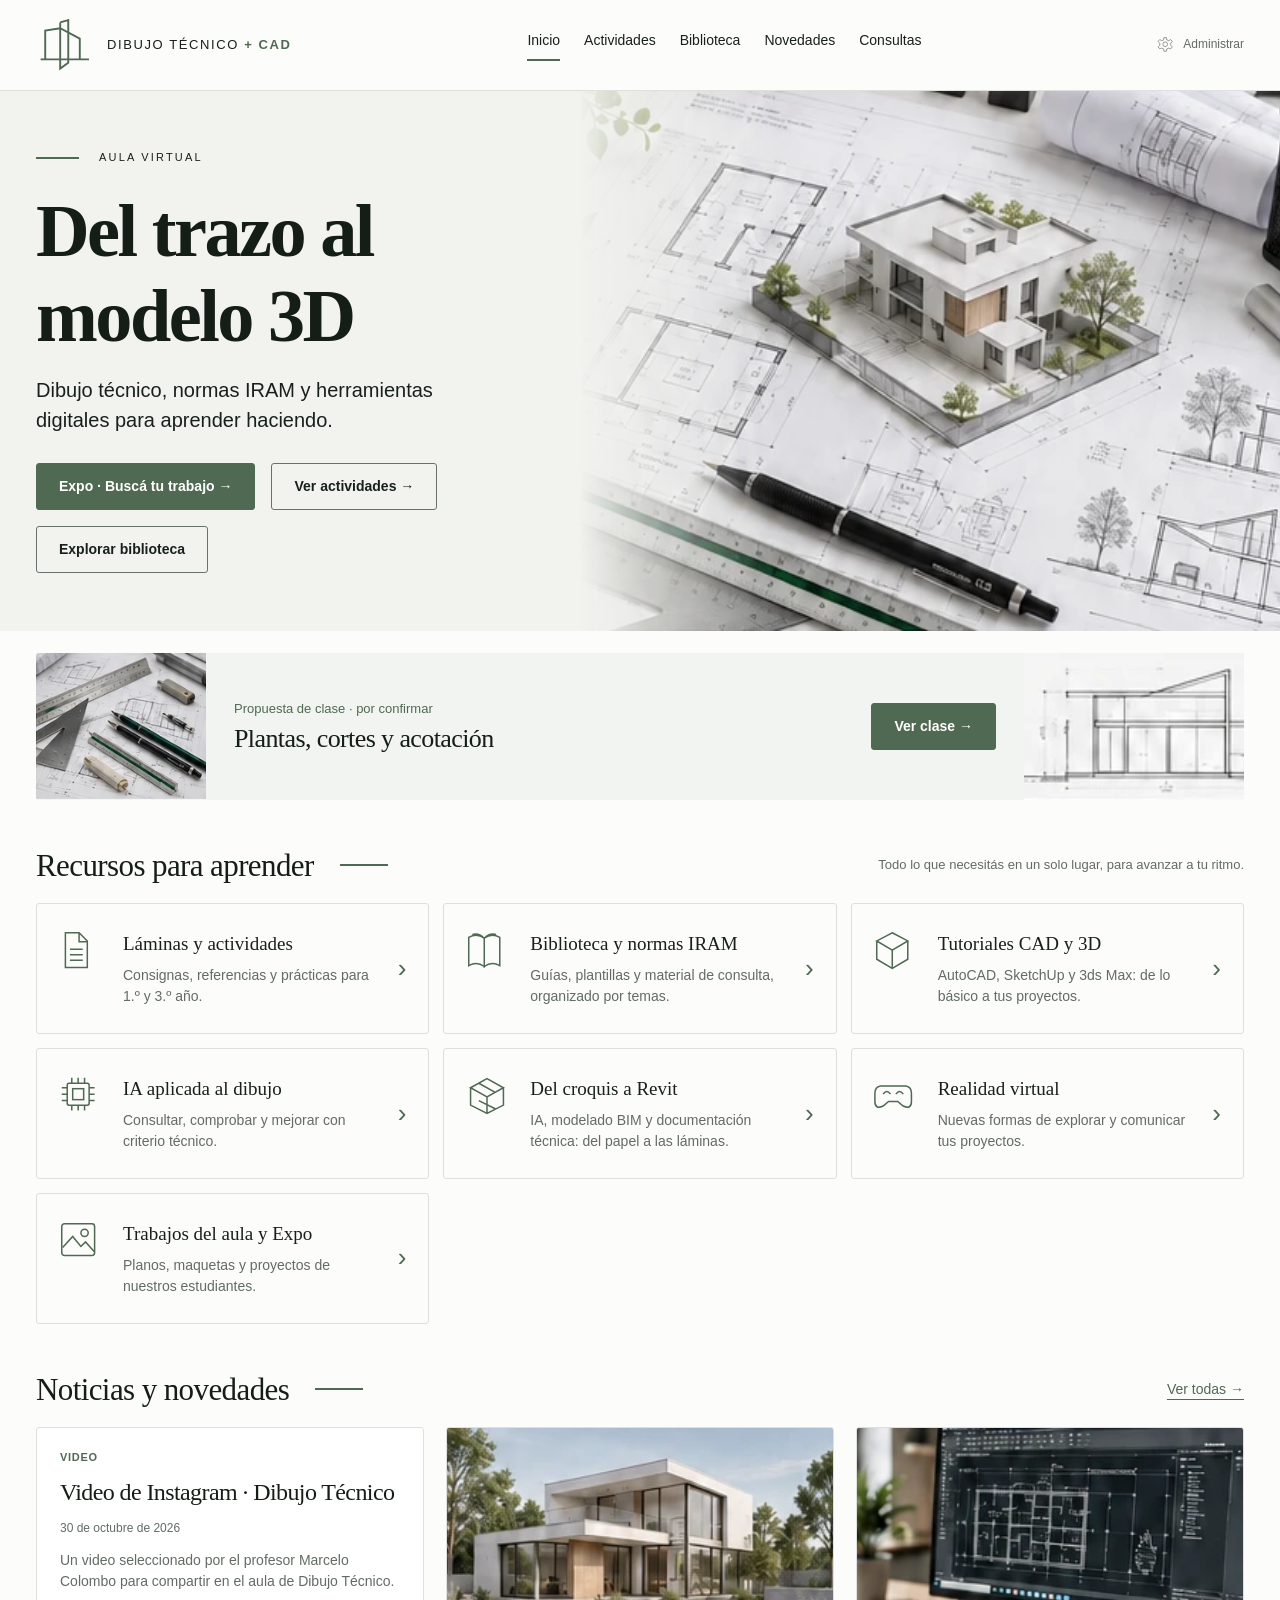
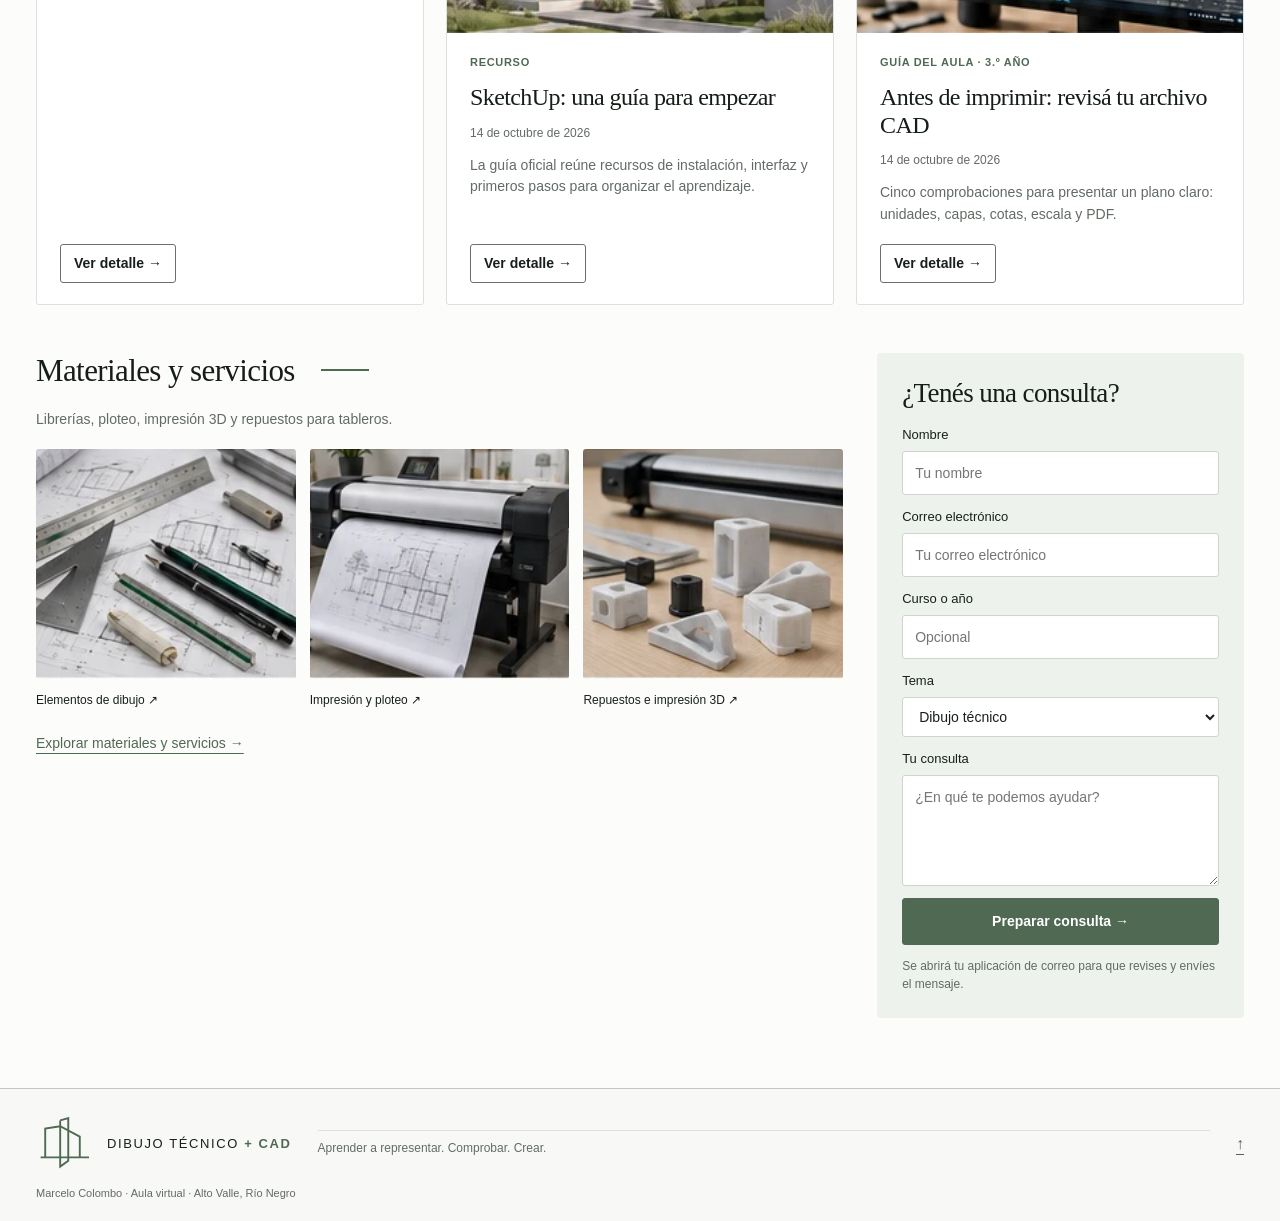
<file: index.html>
<!doctype html><html lang="es-AR"><head><meta charset="utf-8"><meta name="viewport" content="width=device-width,initial-scale=1"><meta name="description" content="Aula virtual de Dibujo Técnico y CAD: actividades, normas IRAM, biblioteca, modelado 3D y recursos para aprender."><meta name="theme-color" content="#506952"><title>Inicio · Dibujo Técnico + CAD</title><link rel="icon" href="assets/icon.svg" type="image/svg+xml"><link rel="stylesheet" href="styles.css"></head><body id="top" data-page="home"><a class="skip" href="#contenido">Saltar al contenido</a><header><div class="wrap head"><a class="brand" href="index.html"><svg viewBox="0 0 46 46" aria-hidden="true"><path d="M4 35h42M8 35V10l13-2 17 9v18M21 3v40l7-5V1l-7 2M21 8v27"/></svg><span>DIBUJO TÉCNICO <b>+ CAD</b></span></a><button class="menu" aria-expanded="false" aria-controls="nav">Menú ☰</button><nav id="nav" aria-label="Principal"><a href="index.html">Inicio</a><a href="actividades.html">Actividades</a><a href="biblioteca.html">Biblioteca</a><a href="noticias.html">Novedades</a><a href="consultas.html">Consultas</a></nav><a class="admin-link" href="administrar.html"><svg viewBox="0 0 46 46" aria-hidden="true"><circle cx="21" cy="21" r="6"/><path d="m18 4 6 0 1 6 5 2 5-3 4 5-4 5 0 5 4 4-4 5-5-2-5 2-1 6h-6l-1-6-5-2-5 2-4-5 4-4v-5l-4-5 4-5 5 3 5-2z"/></svg><span>Administrar</span></a></div></header><main id="contenido"><section class="hero"><div class="wrap hero-layout"><div class="hero-copy"><p class="eyebrow">Aula virtual</p><h1>Del trazo al<br>modelo 3D</h1><p>Dibujo técnico, normas IRAM y herramientas digitales para aprender haciendo.</p><div class="actions"><a class="button" href="galeria.html">Expo · Buscá tu trabajo →</a><a class="button secondary" href="actividades.html">Ver actividades →</a><a class="button secondary" href="biblioteca.html">Explorar biblioteca</a></div></div><img class="hero-image" src="assets/hero.webp" alt="Modelo de una vivienda sobre planos, junto a instrumentos de dibujo"></div></section><div class="wrap"><a class="class-strip" href="clase.html"><img src="assets/instrumentos.webp" alt=""/><div><span id="class-state">Propuesta de clase</span><h2 id="class-title">Plantas, cortes y acotación</h2></div><span class="button">Ver clase →</span><img class="class-plan" src="assets/clase.webp" alt=""/></a><section class="section"><div class="section-title"><h2>Recursos para aprender</h2><p>Todo lo que necesitás en un solo lugar, para avanzar a tu ritmo.</p></div><div class="resource-grid"><a class="resource" href="actividades.html"><svg viewBox="0 0 46 46" aria-hidden="true"><path d="M7 3h15l9 9v29H7zM22 3v10h9M12 21h14M12 27h14M12 33h14"/></svg><div><h3>Láminas y actividades</h3><p>Consignas, referencias y prácticas para 1.º y 3.º año.</p></div><span class="chevron">›</span></a><a class="resource" href="biblioteca.html"><svg viewBox="0 0 46 46" aria-hidden="true"><path d="M3 8q9-5 17 1v31q-8-6-17-1zM37 8q-9-5-17 1v31q8-6 17-1zM7 5q7-2 13 4M33 5q-7-2-13 4"/></svg><div><h3>Biblioteca y normas IRAM</h3><p>Guías, plantillas y material de consulta, organizado por temas.</p></div><span class="chevron">›</span></a><a class="resource" href="tutoriales.html"><svg viewBox="0 0 46 46" aria-hidden="true"><path d="m20 3 17 9-17 10L3 12zM3 12v20l17 10 17-10V12M20 22v20"/></svg><div><h3>Tutoriales CAD y 3D</h3><p>AutoCAD, SketchUp y 3ds Max: de lo básico a tus proyectos.</p></div><span class="chevron">›</span></a><a class="resource" href="ia.html"><svg viewBox="0 0 46 46" aria-hidden="true"><rect x="9" y="9" width="24" height="24" rx="2"/><rect x="15" y="15" width="12" height="12"/><path d="M14 3v6m7-6v6m7-6v6M14 33v6m7-6v6m7-6v6M3 14h6m-6 7h6m-6 7h6m24-14h6m-6 7h6m-6 7h6"/></svg><div><h3>IA aplicada al dibujo</h3><p>Consultar, comprobar y mejorar con criterio técnico.</p></div><span class="chevron">›</span></a><a class="resource" href="revit.html"><svg viewBox="0 0 46 46" aria-hidden="true"><path d="M5 14 23 4l18 10-18 10zM5 14v19l18 9 18-9V14M23 24v18M14 9l18 10M14 28l18 9"/></svg><div><h3>Del croquis a Revit</h3><p>IA, modelado BIM y documentación técnica: del papel a las láminas.</p></div><span class="chevron">›</span></a><a class="resource" href="realidad-virtual.html"><svg viewBox="0 0 46 46" aria-hidden="true"><path d="M7 12h28q6 1 6 8v9q0 9-9 5l-6-5H16l-6 5q-9 4-9-5v-9q0-7 6-8zM10 21q4-6 8 0m6 0q4-6 8 0"/></svg><div><h3>Realidad virtual</h3><p>Nuevas formas de explorar y comunicar tus proyectos.</p></div><span class="chevron">›</span></a><a class="resource" href="galeria.html"><svg viewBox="0 0 46 46" aria-hidden="true"><rect x="3" y="4" width="36" height="35" rx="3"/><circle cx="28" cy="14" r="4"/><path d="m4 30 11-12 9 11 5-5 10 11"/></svg><div><h3>Trabajos del aula y Expo</h3><p>Planos, maquetas y proyectos de nuestros estudiantes.</p></div><span class="chevron">›</span></a></div></section><section class="section"><div class="section-title"><h2>Noticias y novedades</h2><a href="noticias.html">Ver todas →</a></div><div id="home-news" class="cards"></div></section><section class="section materials-contact"><div><div class="section-title"><h2>Materiales y servicios</h2></div><p class="muted">Librerías, ploteo, impresión 3D y repuestos para tableros.</p><div class="service-images"><a href="materiales.html#instrumentos"><img src="assets/instrumentos.webp" alt="Instrumentos de dibujo"><span>Elementos de dibujo ↗</span></a><a href="materiales.html#ploteo"><img src="assets/ploteo.webp" alt="Impresora de planos"><span>Impresión y ploteo ↗</span></a><a href="materiales.html#repuestos"><img src="assets/repuestos.webp" alt="Ejemplos ilustrativos de piezas impresas en 3D"><span>Repuestos e impresión 3D ↗</span></a></div><a class="text-link" href="materiales.html">Explorar materiales y servicios →</a></div><aside class="contact-box"><h2>¿Tenés una consulta?</h2><form class="contact-form"><label>Nombre<input name="nombre" placeholder="Tu nombre" required maxlength="100" autocomplete="name"></label><label>Correo electrónico<input name="email" type="email" placeholder="Tu correo electrónico" required maxlength="150" autocomplete="email"></label><label>Curso o año<input name="curso" placeholder="Opcional"></label><label>Tema<select name="tema"><option>Dibujo técnico</option><option>Normas IRAM</option><option>AutoCAD</option><option>SketchUp</option><option>3ds Max</option><option>IA y realidad virtual</option><option>Otra consulta</option></select></label><label>Tu consulta<textarea name="consulta" rows="4" placeholder="¿En qué te podemos ayudar?" required maxlength="4000"></textarea></label><button class="button" type="submit">Preparar consulta →</button><p class="form-note">Se abrirá tu aplicación de correo para que revises y envíes el mensaje.</p><p role="status" class="contact-status"></p></form></aside></section></div></main><footer><div class="wrap foot"><a class="brand" href="index.html"><svg viewBox="0 0 46 46" aria-hidden="true"><path d="M4 35h42M8 35V10l13-2 17 9v18M21 3v40l7-5V1l-7 2M21 8v27"/></svg><span>DIBUJO TÉCNICO <b>+ CAD</b></span></a><span class="foot-note">Aprender a representar. Comprobar. Crear.</span><a id="instagram" hidden target="_blank" rel="noopener">Instagram ↗</a><a href="#top" aria-label="Volver arriba">↑</a></div><div class="wrap legal">Marcelo Colombo · Aula virtual · Alto Valle, Río Negro</div></footer><dialog id="detalle"><button class="close" aria-label="Cerrar detalle">×</button><div id="detalle-contenido"></div></dialog><script type="module" src="app.js"></script></body></html>
</file>
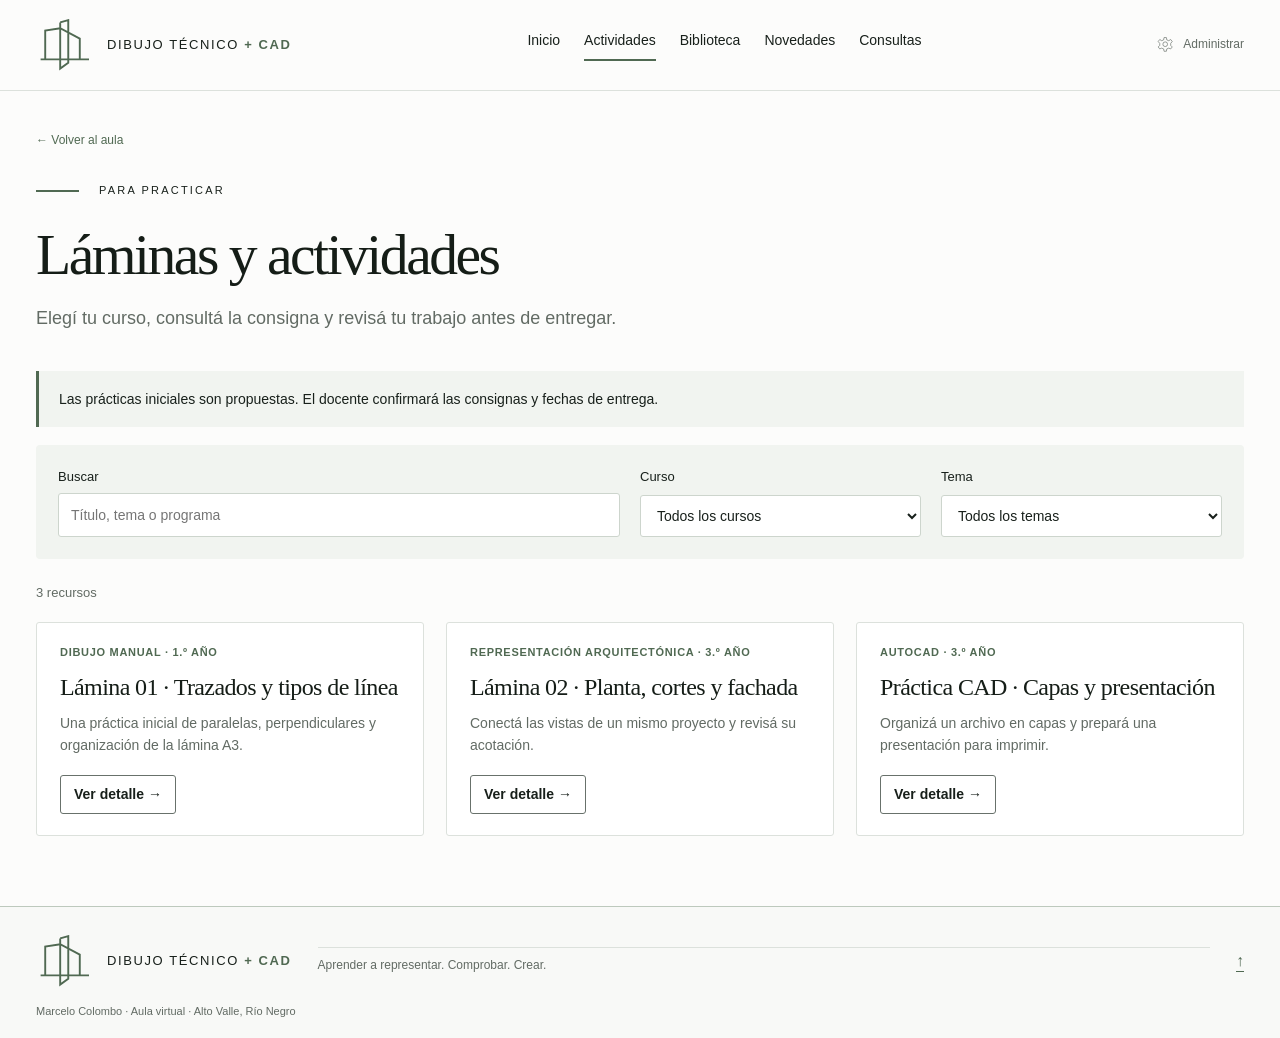
<file: actividades.html>
<!doctype html><html lang="es-AR"><head><meta charset="utf-8"><meta name="viewport" content="width=device-width,initial-scale=1"><meta name="description" content="Aula virtual de Dibujo Técnico y CAD: actividades, normas IRAM, biblioteca, modelado 3D y recursos para aprender."><meta name="theme-color" content="#506952"><title>Láminas y actividades · Dibujo Técnico + CAD</title><link rel="icon" href="assets/icon.svg" type="image/svg+xml"><link rel="stylesheet" href="styles.css"></head><body id="top" data-page="activities"><a class="skip" href="#contenido">Saltar al contenido</a><header><div class="wrap head"><a class="brand" href="index.html"><svg viewBox="0 0 46 46" aria-hidden="true"><path d="M4 35h42M8 35V10l13-2 17 9v18M21 3v40l7-5V1l-7 2M21 8v27"/></svg><span>DIBUJO TÉCNICO <b>+ CAD</b></span></a><button class="menu" aria-expanded="false" aria-controls="nav">Menú ☰</button><nav id="nav" aria-label="Principal"><a href="index.html">Inicio</a><a href="actividades.html">Actividades</a><a href="biblioteca.html">Biblioteca</a><a href="noticias.html">Novedades</a><a href="consultas.html">Consultas</a></nav><a class="admin-link" href="administrar.html"><svg viewBox="0 0 46 46" aria-hidden="true"><circle cx="21" cy="21" r="6"/><path d="m18 4 6 0 1 6 5 2 5-3 4 5-4 5 0 5 4 4-4 5-5-2-5 2-1 6h-6l-1-6-5-2-5 2-4-5 4-4v-5l-4-5 4-5 5 3 5-2z"/></svg><span>Administrar</span></a></div></header><main id="contenido"><section class="page-heading wrap"><a class="back" href="index.html">← Volver al aula</a><p class="eyebrow">Para practicar</p><h1>Láminas y actividades</h1><p class="intro">Elegí tu curso, consultá la consigna y revisá tu trabajo antes de entregar.</p></section><section class="wrap listing"><p class="notice">Las prácticas iniciales son propuestas. El docente confirmará las consignas y fechas de entrega.</p><div class="filters"><label>Buscar<input id="search" type="search" placeholder="Título, tema o programa"></label><label>Curso<select id="course"><option value="">Todos los cursos</option></select></label><label>Tema<select id="category"><option value="">Todos los temas</option></select></label></div><p id="result-count" aria-live="polite"></p><div class="cards" id="listing"></div></section></main><footer><div class="wrap foot"><a class="brand" href="index.html"><svg viewBox="0 0 46 46" aria-hidden="true"><path d="M4 35h42M8 35V10l13-2 17 9v18M21 3v40l7-5V1l-7 2M21 8v27"/></svg><span>DIBUJO TÉCNICO <b>+ CAD</b></span></a><span class="foot-note">Aprender a representar. Comprobar. Crear.</span><a id="instagram" hidden target="_blank" rel="noopener">Instagram ↗</a><a href="#top" aria-label="Volver arriba">↑</a></div><div class="wrap legal">Marcelo Colombo · Aula virtual · Alto Valle, Río Negro</div></footer><dialog id="detalle"><button class="close" aria-label="Cerrar detalle">×</button><div id="detalle-contenido"></div></dialog><script type="module" src="app.js"></script></body></html>
</file>
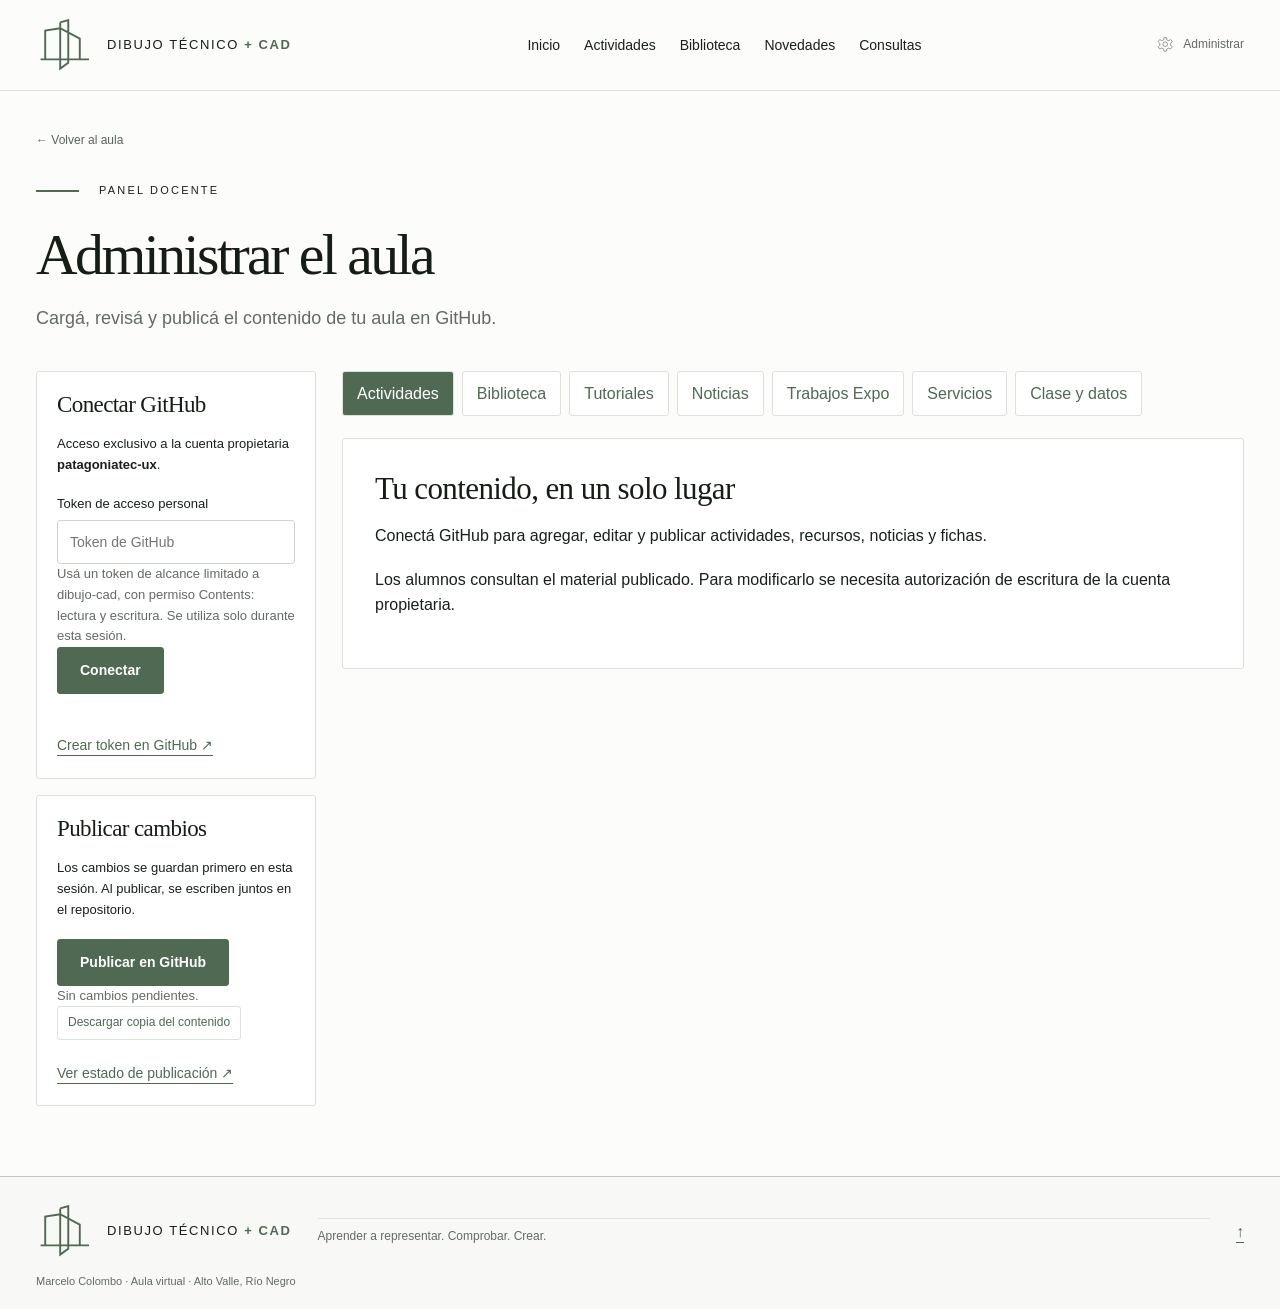
<file: administrar.html>
<!doctype html><html lang="es-AR"><head><meta charset="utf-8"><meta name="viewport" content="width=device-width,initial-scale=1"><meta name="description" content="Aula virtual de Dibujo Técnico y CAD: actividades, normas IRAM, biblioteca, modelado 3D y recursos para aprender."><meta name="theme-color" content="#506952"><title>Administrar · Dibujo Técnico + CAD</title><link rel="icon" href="assets/icon.svg" type="image/svg+xml"><link rel="stylesheet" href="styles.css"></head><body id="top" data-page="admin"><a class="skip" href="#contenido">Saltar al contenido</a><header><div class="wrap head"><a class="brand" href="index.html"><svg viewBox="0 0 46 46" aria-hidden="true"><path d="M4 35h42M8 35V10l13-2 17 9v18M21 3v40l7-5V1l-7 2M21 8v27"/></svg><span>DIBUJO TÉCNICO <b>+ CAD</b></span></a><button class="menu" aria-expanded="false" aria-controls="nav">Menú ☰</button><nav id="nav" aria-label="Principal"><a href="index.html">Inicio</a><a href="actividades.html">Actividades</a><a href="biblioteca.html">Biblioteca</a><a href="noticias.html">Novedades</a><a href="consultas.html">Consultas</a></nav><a class="admin-link" href="administrar.html"><svg viewBox="0 0 46 46" aria-hidden="true"><circle cx="21" cy="21" r="6"/><path d="m18 4 6 0 1 6 5 2 5-3 4 5-4 5 0 5 4 4-4 5-5-2-5 2-1 6h-6l-1-6-5-2-5 2-4-5 4-4v-5l-4-5 4-5 5 3 5-2z"/></svg><span>Administrar</span></a></div></header><main id="contenido"><section class="page-heading wrap"><a class="back" href="index.html">← Volver al aula</a><p class="eyebrow">Panel docente</p><h1>Administrar el aula</h1><p class="intro">Cargá, revisá y publicá el contenido de tu aula en GitHub.</p></section><section class="wrap admin-layout"><aside class="admin-side"><article class="paper"><h2>Conectar GitHub</h2><p>Acceso exclusivo a la cuenta propietaria <b>patagoniatec-ux</b>.</p><form id="connect-form"><label>Token de acceso personal<input id="github-token" type="password" required autocomplete="off" placeholder="Token de GitHub"></label><p class="file-note">Usá un token de alcance limitado a dibujo-cad, con permiso Contents: lectura y escritura. Se utiliza solo durante esta sesión.</p><button class="button" type="submit">Conectar</button></form><p id="connection-state" role="status"></p><button id="disconnect" class="small-btn" hidden>Desconectar</button><a class="text-link" target="_blank" rel="noopener" href="https://github.com/settings/personal-access-tokens/new">Crear token en GitHub ↗</a></article><article class="paper"><h2>Publicar cambios</h2><p>Los cambios se guardan primero en esta sesión. Al publicar, se escriben juntos en el repositorio.</p><button id="publish" class="button" disabled>Publicar en GitHub</button><p id="pending" class="file-note">Sin cambios pendientes.</p><p id="admin-status" class="admin-status" role="status"></p><button id="export" class="small-btn">Descargar copia del contenido</button><a class="text-link" target="_blank" rel="noopener" href="https://github.com/patagoniatec-ux/dibujo-cad/actions">Ver estado de publicación ↗</a></article></aside><div><div class="admin-tabs" role="tablist" aria-label="Secciones"><button role="tab" data-tab="activities" aria-selected="true">Actividades</button><button role="tab" data-tab="library" aria-selected="false">Biblioteca</button><button role="tab" data-tab="tutorials" aria-selected="false">Tutoriales</button><button role="tab" data-tab="news" aria-selected="false">Noticias</button><button role="tab" data-tab="gallery" aria-selected="false">Trabajos Expo</button><button role="tab" data-tab="services" aria-selected="false">Servicios</button><button role="tab" data-tab="settings" aria-selected="false">Clase y datos</button></div><div class="paper" id="admin-content"><p>Conectá tu cuenta para administrar el contenido publicado.</p></div></div></section></main><footer><div class="wrap foot"><a class="brand" href="index.html"><svg viewBox="0 0 46 46" aria-hidden="true"><path d="M4 35h42M8 35V10l13-2 17 9v18M21 3v40l7-5V1l-7 2M21 8v27"/></svg><span>DIBUJO TÉCNICO <b>+ CAD</b></span></a><span class="foot-note">Aprender a representar. Comprobar. Crear.</span><a id="instagram" hidden target="_blank" rel="noopener">Instagram ↗</a><a href="#top" aria-label="Volver arriba">↑</a></div><div class="wrap legal">Marcelo Colombo · Aula virtual · Alto Valle, Río Negro</div></footer><dialog id="detalle"><button class="close" aria-label="Cerrar detalle">×</button><div id="detalle-contenido"></div></dialog><script type="module" src="app.js"></script><script type="module" src="admin.js?v=expo-20261030"></script></body></html>
</file>
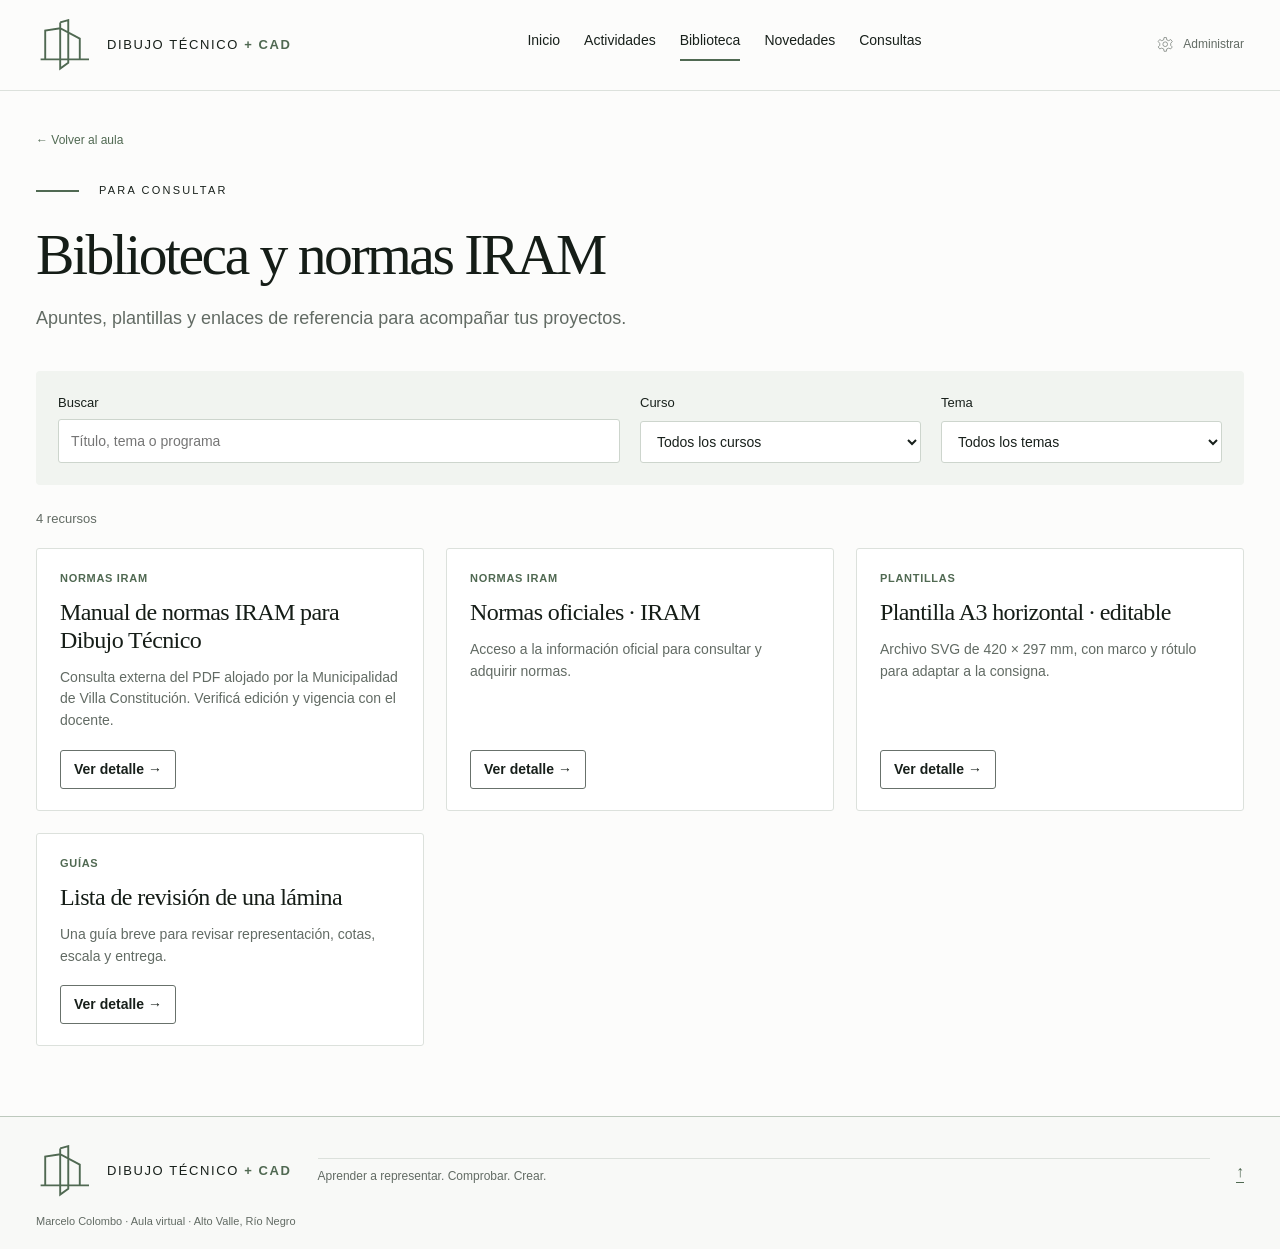
<file: biblioteca.html>
<!doctype html><html lang="es-AR"><head><meta charset="utf-8"><meta name="viewport" content="width=device-width,initial-scale=1"><meta name="description" content="Aula virtual de Dibujo Técnico y CAD: actividades, normas IRAM, biblioteca, modelado 3D y recursos para aprender."><meta name="theme-color" content="#506952"><title>Biblioteca y normas IRAM · Dibujo Técnico + CAD</title><link rel="icon" href="assets/icon.svg" type="image/svg+xml"><link rel="stylesheet" href="styles.css"></head><body id="top" data-page="library"><a class="skip" href="#contenido">Saltar al contenido</a><header><div class="wrap head"><a class="brand" href="index.html"><svg viewBox="0 0 46 46" aria-hidden="true"><path d="M4 35h42M8 35V10l13-2 17 9v18M21 3v40l7-5V1l-7 2M21 8v27"/></svg><span>DIBUJO TÉCNICO <b>+ CAD</b></span></a><button class="menu" aria-expanded="false" aria-controls="nav">Menú ☰</button><nav id="nav" aria-label="Principal"><a href="index.html">Inicio</a><a href="actividades.html">Actividades</a><a href="biblioteca.html">Biblioteca</a><a href="noticias.html">Novedades</a><a href="consultas.html">Consultas</a></nav><a class="admin-link" href="administrar.html"><svg viewBox="0 0 46 46" aria-hidden="true"><circle cx="21" cy="21" r="6"/><path d="m18 4 6 0 1 6 5 2 5-3 4 5-4 5 0 5 4 4-4 5-5-2-5 2-1 6h-6l-1-6-5-2-5 2-4-5 4-4v-5l-4-5 4-5 5 3 5-2z"/></svg><span>Administrar</span></a></div></header><main id="contenido"><section class="page-heading wrap"><a class="back" href="index.html">← Volver al aula</a><p class="eyebrow">Para consultar</p><h1>Biblioteca y normas IRAM</h1><p class="intro">Apuntes, plantillas y enlaces de referencia para acompañar tus proyectos.</p></section><section class="wrap listing"><div class="filters"><label>Buscar<input id="search" type="search" placeholder="Título, tema o programa"></label><label>Curso<select id="course"><option value="">Todos los cursos</option></select></label><label>Tema<select id="category"><option value="">Todos los temas</option></select></label></div><p id="result-count" aria-live="polite"></p><div class="cards" id="listing"></div></section></main><footer><div class="wrap foot"><a class="brand" href="index.html"><svg viewBox="0 0 46 46" aria-hidden="true"><path d="M4 35h42M8 35V10l13-2 17 9v18M21 3v40l7-5V1l-7 2M21 8v27"/></svg><span>DIBUJO TÉCNICO <b>+ CAD</b></span></a><span class="foot-note">Aprender a representar. Comprobar. Crear.</span><a id="instagram" hidden target="_blank" rel="noopener">Instagram ↗</a><a href="#top" aria-label="Volver arriba">↑</a></div><div class="wrap legal">Marcelo Colombo · Aula virtual · Alto Valle, Río Negro</div></footer><dialog id="detalle"><button class="close" aria-label="Cerrar detalle">×</button><div id="detalle-contenido"></div></dialog><script type="module" src="app.js"></script></body></html>
</file>
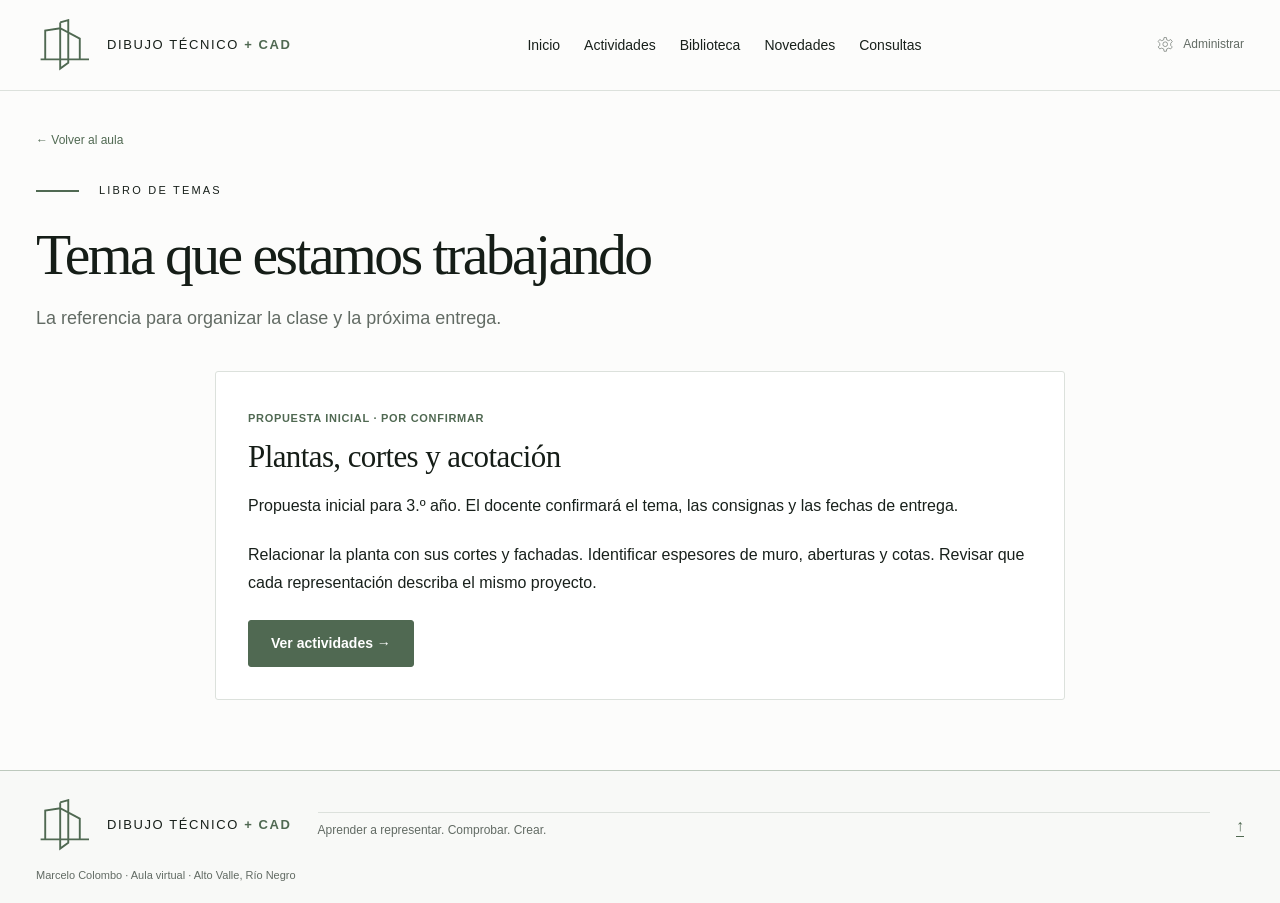
<file: clase.html>
<!doctype html><html lang="es-AR"><head><meta charset="utf-8"><meta name="viewport" content="width=device-width,initial-scale=1"><meta name="description" content="Aula virtual de Dibujo Técnico y CAD: actividades, normas IRAM, biblioteca, modelado 3D y recursos para aprender."><meta name="theme-color" content="#506952"><title>Tema de clase · Dibujo Técnico + CAD</title><link rel="icon" href="assets/icon.svg" type="image/svg+xml"><link rel="stylesheet" href="styles.css"></head><body id="top" data-page="class"><a class="skip" href="#contenido">Saltar al contenido</a><header><div class="wrap head"><a class="brand" href="index.html"><svg viewBox="0 0 46 46" aria-hidden="true"><path d="M4 35h42M8 35V10l13-2 17 9v18M21 3v40l7-5V1l-7 2M21 8v27"/></svg><span>DIBUJO TÉCNICO <b>+ CAD</b></span></a><button class="menu" aria-expanded="false" aria-controls="nav">Menú ☰</button><nav id="nav" aria-label="Principal"><a href="index.html">Inicio</a><a href="actividades.html">Actividades</a><a href="biblioteca.html">Biblioteca</a><a href="noticias.html">Novedades</a><a href="consultas.html">Consultas</a></nav><a class="admin-link" href="administrar.html"><svg viewBox="0 0 46 46" aria-hidden="true"><circle cx="21" cy="21" r="6"/><path d="m18 4 6 0 1 6 5 2 5-3 4 5-4 5 0 5 4 4-4 5-5-2-5 2-1 6h-6l-1-6-5-2-5 2-4-5 4-4v-5l-4-5 4-5 5 3 5-2z"/></svg><span>Administrar</span></a></div></header><main id="contenido"><section class="page-heading wrap"><a class="back" href="index.html">← Volver al aula</a><p class="eyebrow">Libro de temas</p><h1>Tema que estamos trabajando</h1><p class="intro">La referencia para organizar la clase y la próxima entrega.</p></section><section class="wrap narrow"><article class="paper"><span id="class-status" class="tag"></span><h2 id="current-title"></h2><p id="current-date"></p><p id="current-description"></p><div id="current-body" class="prose"></div><a class="button" href="actividades.html">Ver actividades →</a></article></section></main><footer><div class="wrap foot"><a class="brand" href="index.html"><svg viewBox="0 0 46 46" aria-hidden="true"><path d="M4 35h42M8 35V10l13-2 17 9v18M21 3v40l7-5V1l-7 2M21 8v27"/></svg><span>DIBUJO TÉCNICO <b>+ CAD</b></span></a><span class="foot-note">Aprender a representar. Comprobar. Crear.</span><a id="instagram" hidden target="_blank" rel="noopener">Instagram ↗</a><a href="#top" aria-label="Volver arriba">↑</a></div><div class="wrap legal">Marcelo Colombo · Aula virtual · Alto Valle, Río Negro</div></footer><dialog id="detalle"><button class="close" aria-label="Cerrar detalle">×</button><div id="detalle-contenido"></div></dialog><script type="module" src="app.js"></script></body></html>
</file>
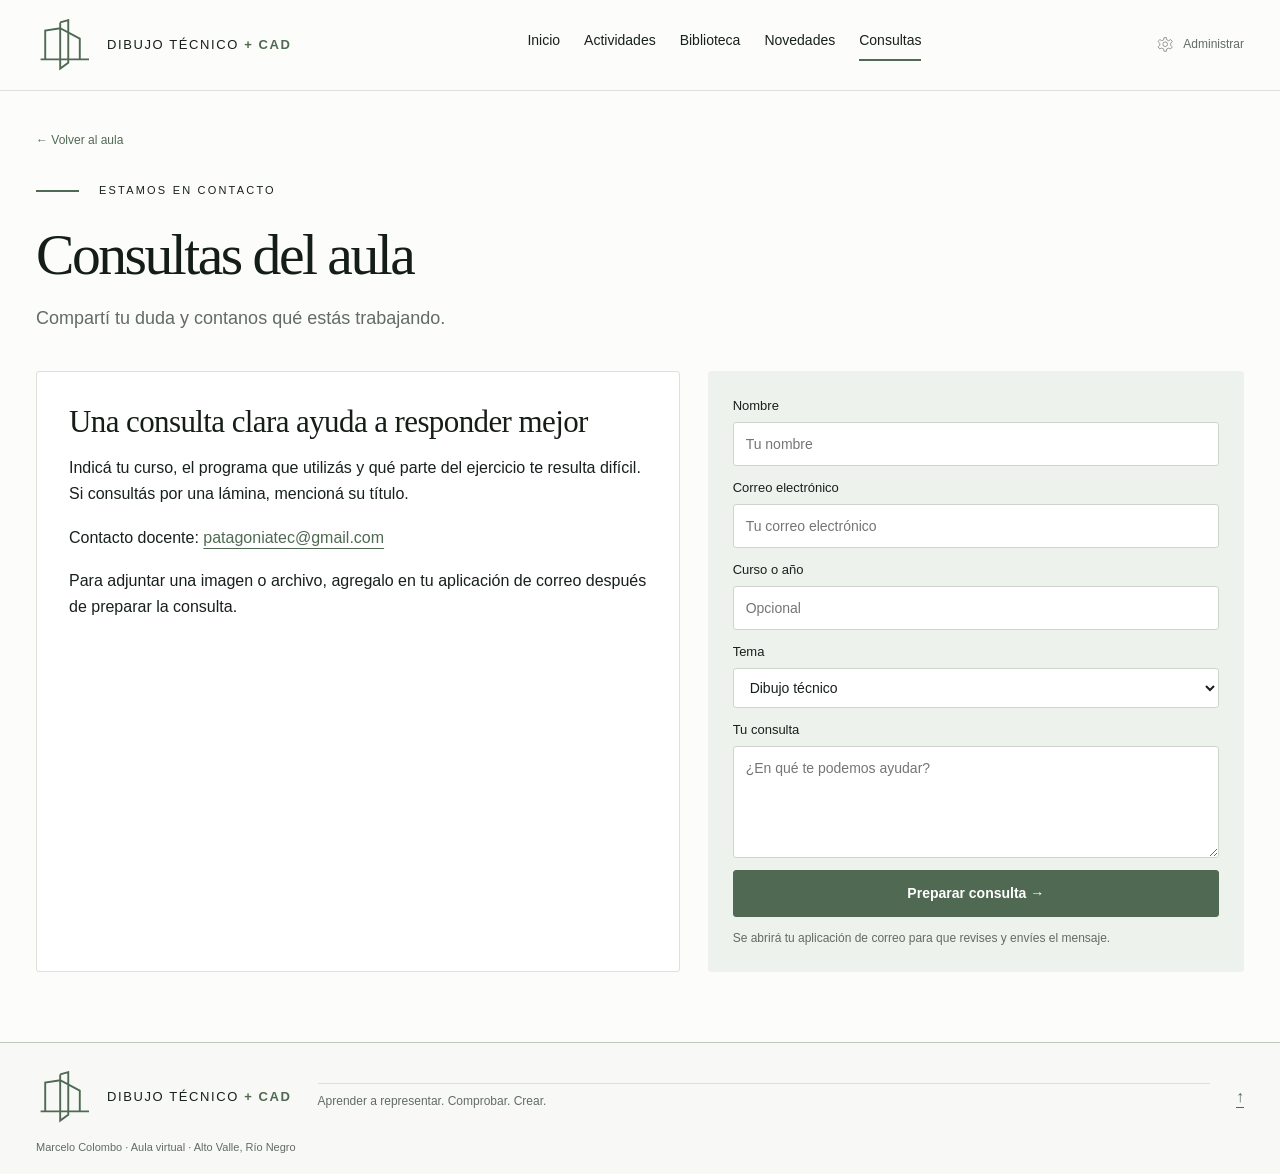
<file: consultas.html>
<!doctype html><html lang="es-AR"><head><meta charset="utf-8"><meta name="viewport" content="width=device-width,initial-scale=1"><meta name="description" content="Aula virtual de Dibujo Técnico y CAD: actividades, normas IRAM, biblioteca, modelado 3D y recursos para aprender."><meta name="theme-color" content="#506952"><title>Consultas · Dibujo Técnico + CAD</title><link rel="icon" href="assets/icon.svg" type="image/svg+xml"><link rel="stylesheet" href="styles.css"></head><body id="top" data-page="contact"><a class="skip" href="#contenido">Saltar al contenido</a><header><div class="wrap head"><a class="brand" href="index.html"><svg viewBox="0 0 46 46" aria-hidden="true"><path d="M4 35h42M8 35V10l13-2 17 9v18M21 3v40l7-5V1l-7 2M21 8v27"/></svg><span>DIBUJO TÉCNICO <b>+ CAD</b></span></a><button class="menu" aria-expanded="false" aria-controls="nav">Menú ☰</button><nav id="nav" aria-label="Principal"><a href="index.html">Inicio</a><a href="actividades.html">Actividades</a><a href="biblioteca.html">Biblioteca</a><a href="noticias.html">Novedades</a><a href="consultas.html">Consultas</a></nav><a class="admin-link" href="administrar.html"><svg viewBox="0 0 46 46" aria-hidden="true"><circle cx="21" cy="21" r="6"/><path d="m18 4 6 0 1 6 5 2 5-3 4 5-4 5 0 5 4 4-4 5-5-2-5 2-1 6h-6l-1-6-5-2-5 2-4-5 4-4v-5l-4-5 4-5 5 3 5-2z"/></svg><span>Administrar</span></a></div></header><main id="contenido"><section class="page-heading wrap"><a class="back" href="index.html">← Volver al aula</a><p class="eyebrow">Estamos en contacto</p><h1>Consultas del aula</h1><p class="intro">Compartí tu duda y contanos qué estás trabajando.</p></section><section class="wrap contact-layout"><article class="paper"><h2>Una consulta clara ayuda a responder mejor</h2><p>Indicá tu curso, el programa que utilizás y qué parte del ejercicio te resulta difícil. Si consultás por una lámina, mencioná su título.</p><p>Contacto docente: <a href="mailto:patagoniatec@gmail.com">patagoniatec@gmail.com</a></p><p>Para adjuntar una imagen o archivo, agregalo en tu aplicación de correo después de preparar la consulta.</p></article><div class="contact-box"><form class="contact-form"><label>Nombre<input name="nombre" placeholder="Tu nombre" required maxlength="100" autocomplete="name"></label><label>Correo electrónico<input name="email" type="email" placeholder="Tu correo electrónico" required maxlength="150" autocomplete="email"></label><label>Curso o año<input name="curso" placeholder="Opcional"></label><label>Tema<select name="tema"><option>Dibujo técnico</option><option>Normas IRAM</option><option>AutoCAD</option><option>SketchUp</option><option>3ds Max</option><option>IA y realidad virtual</option><option>Otra consulta</option></select></label><label>Tu consulta<textarea name="consulta" rows="4" placeholder="¿En qué te podemos ayudar?" required maxlength="4000"></textarea></label><button class="button" type="submit">Preparar consulta →</button><p class="form-note">Se abrirá tu aplicación de correo para que revises y envíes el mensaje.</p><p role="status" class="contact-status"></p></form></div></section></main><footer><div class="wrap foot"><a class="brand" href="index.html"><svg viewBox="0 0 46 46" aria-hidden="true"><path d="M4 35h42M8 35V10l13-2 17 9v18M21 3v40l7-5V1l-7 2M21 8v27"/></svg><span>DIBUJO TÉCNICO <b>+ CAD</b></span></a><span class="foot-note">Aprender a representar. Comprobar. Crear.</span><a id="instagram" hidden target="_blank" rel="noopener">Instagram ↗</a><a href="#top" aria-label="Volver arriba">↑</a></div><div class="wrap legal">Marcelo Colombo · Aula virtual · Alto Valle, Río Negro</div></footer><dialog id="detalle"><button class="close" aria-label="Cerrar detalle">×</button><div id="detalle-contenido"></div></dialog><script type="module" src="app.js"></script></body></html>
</file>
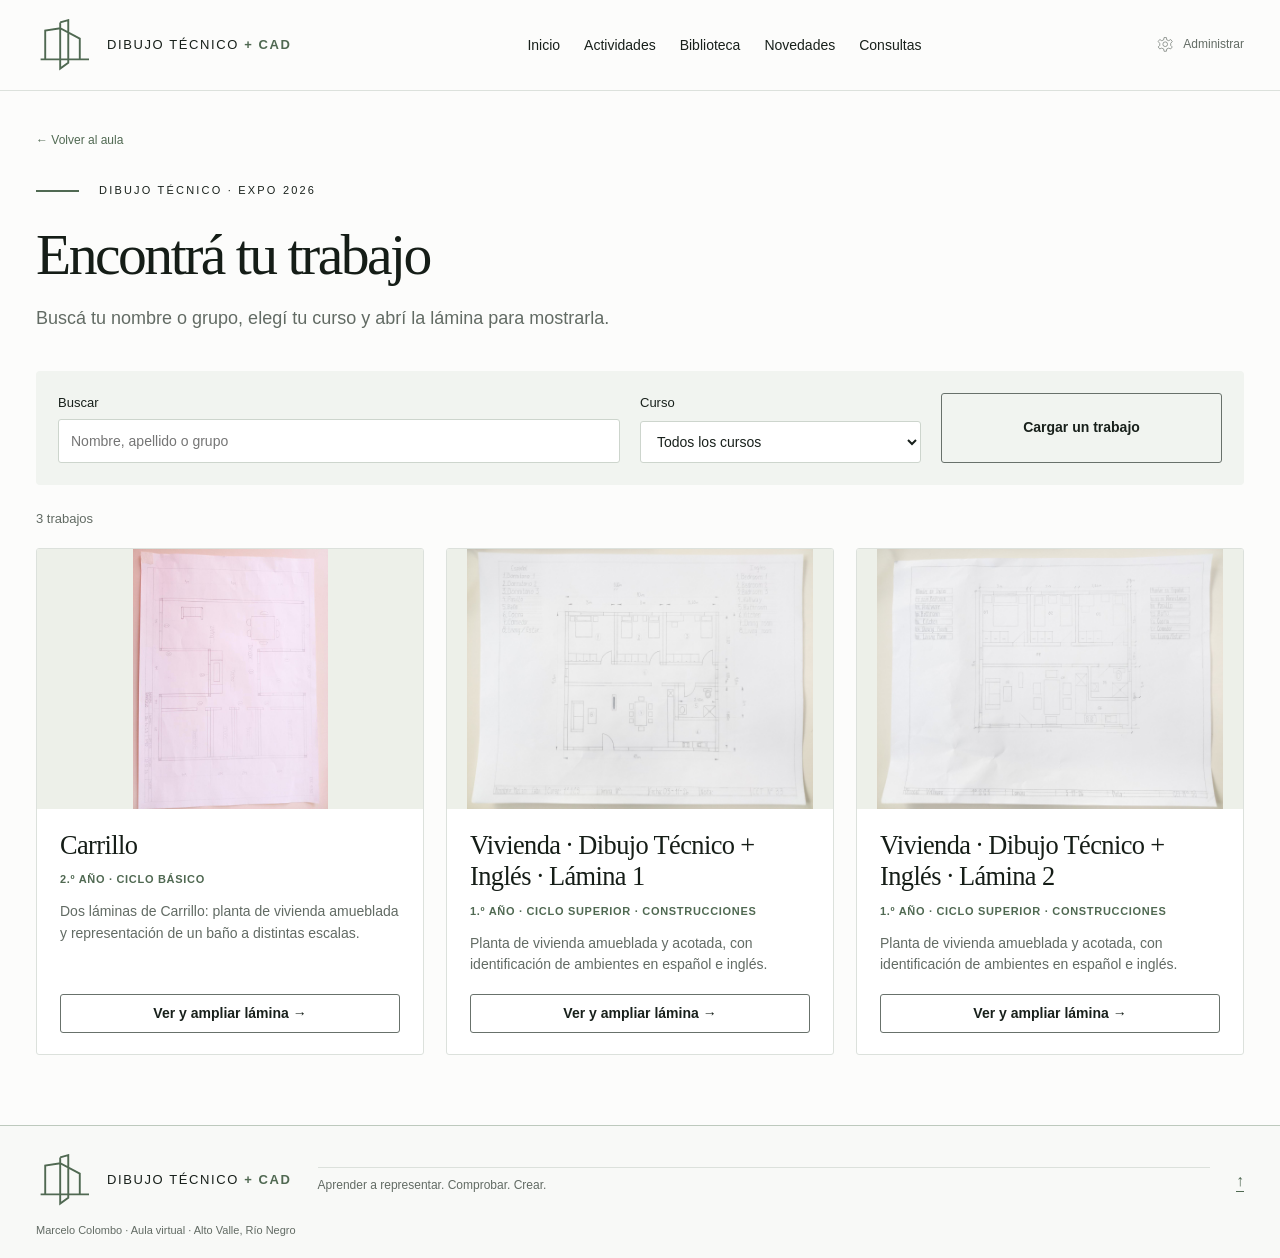
<file: galeria.html>
<!doctype html><html lang="es-AR"><head><meta charset="utf-8"><meta name="viewport" content="width=device-width,initial-scale=1"><meta name="description" content="Aula virtual de Dibujo Técnico y CAD: actividades, normas IRAM, biblioteca, modelado 3D y recursos para aprender."><meta name="theme-color" content="#506952"><title>Trabajos del aula y Expo · Dibujo Técnico + CAD</title><link rel="icon" href="assets/icon.svg" type="image/svg+xml"><link rel="stylesheet" href="styles.css?v=carrillo-20261030"></head><body id="top" data-page="expo"><a class="skip" href="#contenido">Saltar al contenido</a><header><div class="wrap head"><a class="brand" href="index.html"><svg viewBox="0 0 46 46" aria-hidden="true"><path d="M4 35h42M8 35V10l13-2 17 9v18M21 3v40l7-5V1l-7 2M21 8v27"/></svg><span>DIBUJO TÉCNICO <b>+ CAD</b></span></a><button class="menu" aria-expanded="false" aria-controls="nav">Menú ☰</button><nav id="nav" aria-label="Principal"><a href="index.html">Inicio</a><a href="actividades.html">Actividades</a><a href="biblioteca.html">Biblioteca</a><a href="noticias.html">Novedades</a><a href="consultas.html">Consultas</a></nav><a class="admin-link" href="administrar.html"><svg viewBox="0 0 46 46" aria-hidden="true"><circle cx="21" cy="21" r="6"/><path d="m18 4 6 0 1 6 5 2 5-3 4 5-4 5 0 5 4 4-4 5-5-2-5 2-1 6h-6l-1-6-5-2-5 2-4-5 4-4v-5l-4-5 4-5 5 3 5-2z"/></svg><span>Administrar</span></a></div></header><main id="contenido"><section class="page-heading wrap"><a class="back" href="index.html">← Volver al aula</a><p class="eyebrow">Dibujo Técnico · Expo 2026</p><h1>Encontrá tu trabajo</h1><p class="intro">Buscá tu nombre o grupo, elegí tu curso y abrí la lámina para mostrarla.</p></section><section class="wrap listing"><div class="filters"><label>Buscar<input id="search" type="search" placeholder="Nombre, apellido o grupo"></label><label>Curso<select id="course"><option value="">Todos los cursos</option></select></label><a class="button secondary" href="administrar.html?seccion=expo">Cargar un trabajo</a></div><p id="result-count" aria-live="polite"></p><div class="cards expo-grid" id="listing"></div></section></main><style>.expo-grid .student-name{font-size:1.65rem;line-height:1.2;margin:0 0 10px}.expo-grid .card img{object-fit:contain;background:#edf0e9;height:260px;width:100%}.expo-grid .card button{width:100%}.expo-grid .card{cursor:pointer}.expo-view{width:min(96vw,1400px);max-width:96vw;max-height:96vh;padding:20px}.expo-view::backdrop{background:#101c19e8}.expo-toolbar{display:flex;align-items:center;gap:12px;flex-wrap:wrap;margin-bottom:12px}.expo-toolbar h2{margin:0;flex:1;min-width:180px}.expo-stage{height:65vh;overflow:auto;background:#e6e9e3;touch-action:pan-x pan-y}.expo-stage img{display:block;max-width:none;max-height:none;object-fit:contain;height:auto;margin:auto}.expo-toolbar input{width:150px}.expo-toolbar button,.expo-toolbar a{min-height:44px}.expo-view:fullscreen{background:white;max-width:none;width:100vw;height:100vh}.expo-view:fullscreen .expo-stage{height:78vh}@media(max-width:600px){.expo-toolbar h2{font-size:1.3rem}.expo-grid .student-name{font-size:1.4rem}}</style><footer><div class="wrap foot"><a class="brand" href="index.html"><svg viewBox="0 0 46 46" aria-hidden="true"><path d="M4 35h42M8 35V10l13-2 17 9v18M21 3v40l7-5V1l-7 2M21 8v27"/></svg><span>DIBUJO TÉCNICO <b>+ CAD</b></span></a><span class="foot-note">Aprender a representar. Comprobar. Crear.</span><a id="instagram" hidden target="_blank" rel="noopener">Instagram ↗</a><a href="#top" aria-label="Volver arriba">↑</a></div><div class="wrap legal">Marcelo Colombo · Aula virtual · Alto Valle, Río Negro</div></footer><dialog id="detalle"><button class="close" aria-label="Cerrar detalle">×</button><div id="detalle-contenido"></div></dialog><script type="module" src="app.js?v=20261103-1"></script><script type="module" src="expo.js?v=20261103-1"></script></body></html>
</file>
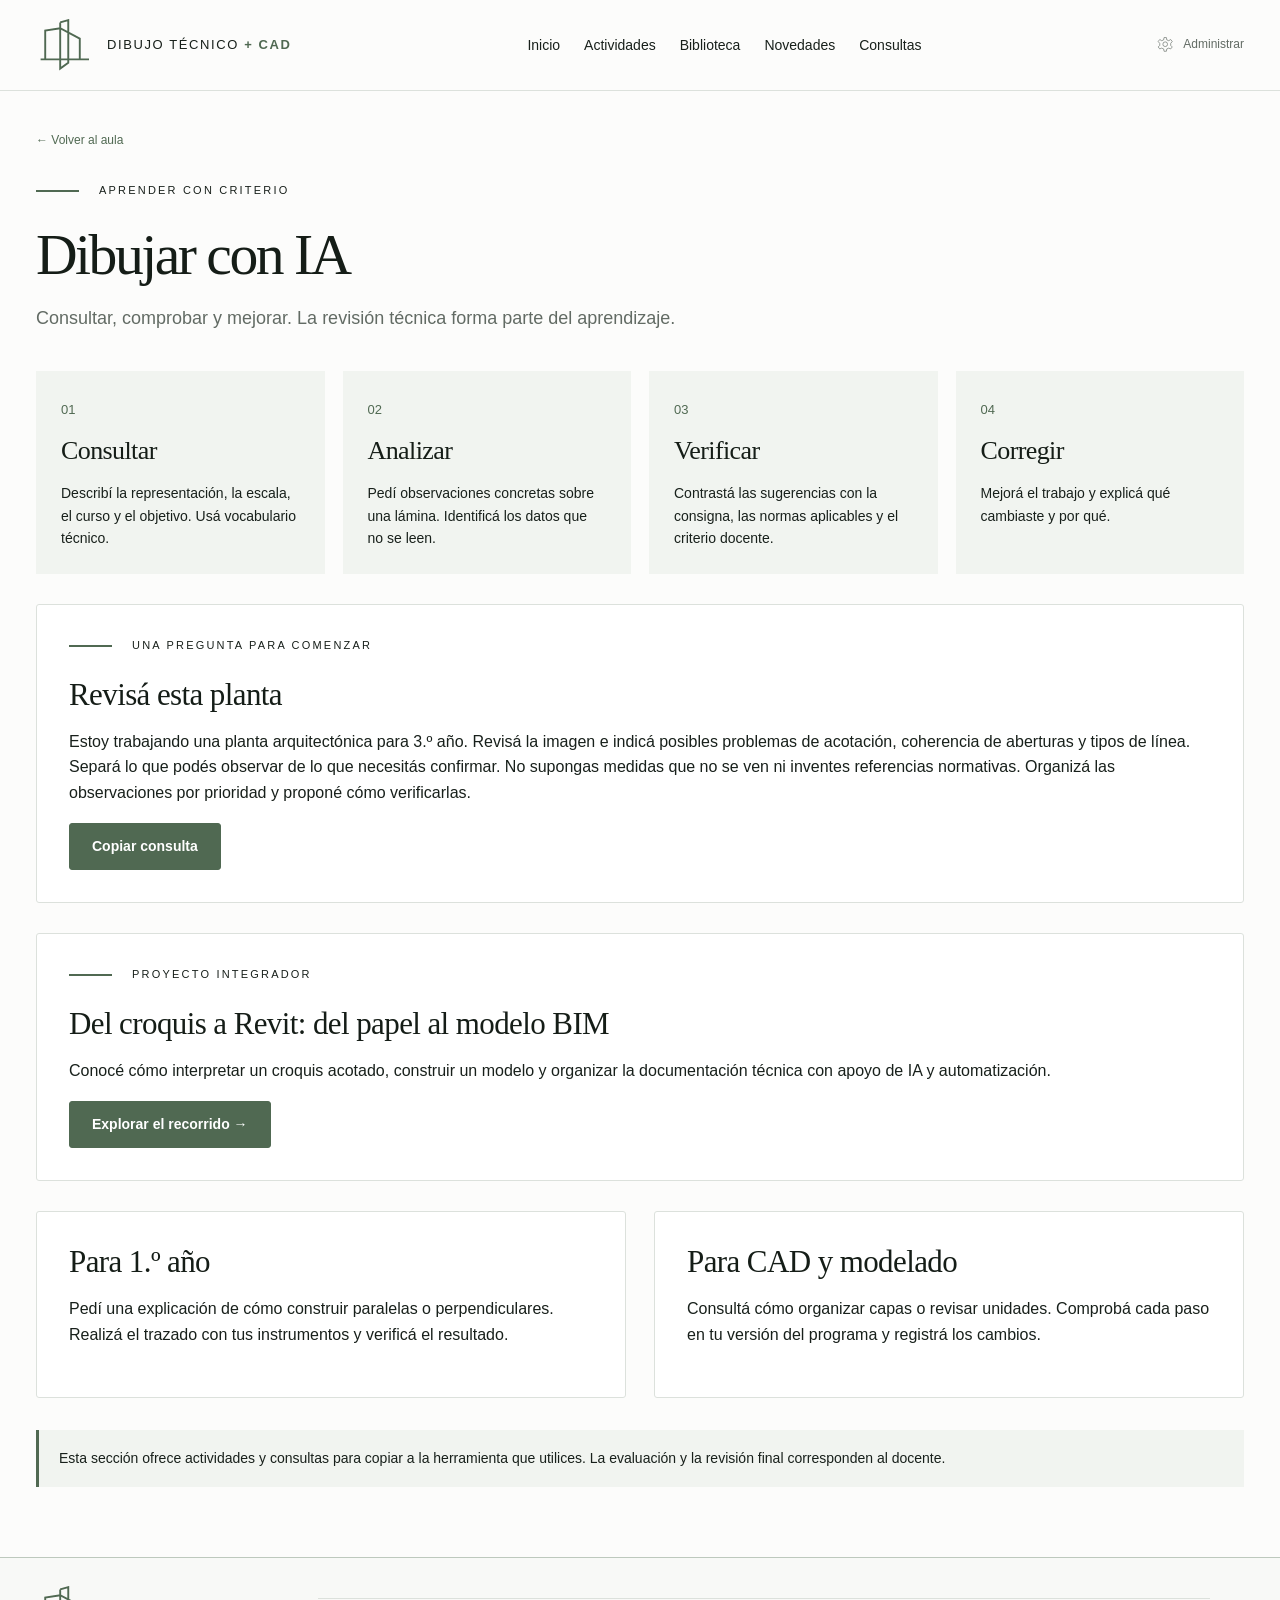
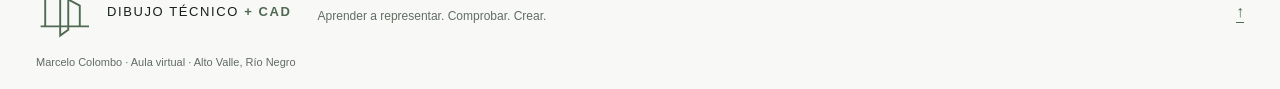
<file: ia.html>
<!doctype html><html lang="es-AR"><head><meta charset="utf-8"><meta name="viewport" content="width=device-width,initial-scale=1"><meta name="description" content="Aula virtual de Dibujo Técnico y CAD: actividades, normas IRAM, biblioteca, modelado 3D y recursos para aprender."><meta name="theme-color" content="#506952"><title>IA aplicada al dibujo · Dibujo Técnico + CAD</title><link rel="icon" href="assets/icon.svg" type="image/svg+xml"><link rel="stylesheet" href="styles.css"></head><body id="top" data-page="ia"><a class="skip" href="#contenido">Saltar al contenido</a><header><div class="wrap head"><a class="brand" href="index.html"><svg viewBox="0 0 46 46" aria-hidden="true"><path d="M4 35h42M8 35V10l13-2 17 9v18M21 3v40l7-5V1l-7 2M21 8v27"/></svg><span>DIBUJO TÉCNICO <b>+ CAD</b></span></a><button class="menu" aria-expanded="false" aria-controls="nav">Menú ☰</button><nav id="nav" aria-label="Principal"><a href="index.html">Inicio</a><a href="actividades.html">Actividades</a><a href="biblioteca.html">Biblioteca</a><a href="noticias.html">Novedades</a><a href="consultas.html">Consultas</a></nav><a class="admin-link" href="administrar.html"><svg viewBox="0 0 46 46" aria-hidden="true"><circle cx="21" cy="21" r="6"/><path d="m18 4 6 0 1 6 5 2 5-3 4 5-4 5 0 5 4 4-4 5-5-2-5 2-1 6h-6l-1-6-5-2-5 2-4-5 4-4v-5l-4-5 4-5 5 3 5-2z"/></svg><span>Administrar</span></a></div></header><main id="contenido"><section class="page-heading wrap"><a class="back" href="index.html">← Volver al aula</a><p class="eyebrow">Aprender con criterio</p><h1>Dibujar con IA</h1><p class="intro">Consultar, comprobar y mejorar. La revisión técnica forma parte del aprendizaje.</p></section><section class="wrap"><div class="steps"><article><span>01</span><h2>Consultar</h2><p>Describí la representación, la escala, el curso y el objetivo. Usá vocabulario técnico.</p></article><article><span>02</span><h2>Analizar</h2><p>Pedí observaciones concretas sobre una lámina. Identificá los datos que no se leen.</p></article><article><span>03</span><h2>Verificar</h2><p>Contrastá las sugerencias con la consigna, las normas aplicables y el criterio docente.</p></article><article><span>04</span><h2>Corregir</h2><p>Mejorá el trabajo y explicá qué cambiaste y por qué.</p></article></div><article class="paper prompt"><p class="eyebrow">Una pregunta para comenzar</p><h2>Revisá esta planta</h2><p id="prompt-text">Estoy trabajando una planta arquitectónica para 3.º año. Revisá la imagen e indicá posibles problemas de acotación, coherencia de aberturas y tipos de línea. Separá lo que podés observar de lo que necesitás confirmar. No supongas medidas que no se ven ni inventes referencias normativas. Organizá las observaciones por prioridad y proponé cómo verificarlas.</p><button class="button" id="copy-prompt">Copiar consulta</button><span id="copy-status" role="status"></span></article><article class="paper" style="margin:0 0 30px"><p class="eyebrow">Proyecto integrador</p><h2>Del croquis a Revit: del papel al modelo BIM</h2><p>Conocé cómo interpretar un croquis acotado, construir un modelo y organizar la documentación técnica con apoyo de IA y automatización.</p><a class="button" href="revit.html">Explorar el recorrido →</a></article><div class="two-col"><article class="paper"><h2>Para 1.º año</h2><p>Pedí una explicación de cómo construir paralelas o perpendiculares. Realizá el trazado con tus instrumentos y verificá el resultado.</p></article><article class="paper"><h2>Para CAD y modelado</h2><p>Consultá cómo organizar capas o revisar unidades. Comprobá cada paso en tu versión del programa y registrá los cambios.</p></article></div><p class="notice">Esta sección ofrece actividades y consultas para copiar a la herramienta que utilices. La evaluación y la revisión final corresponden al docente.</p></section></main><footer><div class="wrap foot"><a class="brand" href="index.html"><svg viewBox="0 0 46 46" aria-hidden="true"><path d="M4 35h42M8 35V10l13-2 17 9v18M21 3v40l7-5V1l-7 2M21 8v27"/></svg><span>DIBUJO TÉCNICO <b>+ CAD</b></span></a><span class="foot-note">Aprender a representar. Comprobar. Crear.</span><a id="instagram" hidden target="_blank" rel="noopener">Instagram ↗</a><a href="#top" aria-label="Volver arriba">↑</a></div><div class="wrap legal">Marcelo Colombo · Aula virtual · Alto Valle, Río Negro</div></footer><dialog id="detalle"><button class="close" aria-label="Cerrar detalle">×</button><div id="detalle-contenido"></div></dialog><script type="module" src="app.js"></script></body></html>
</file>
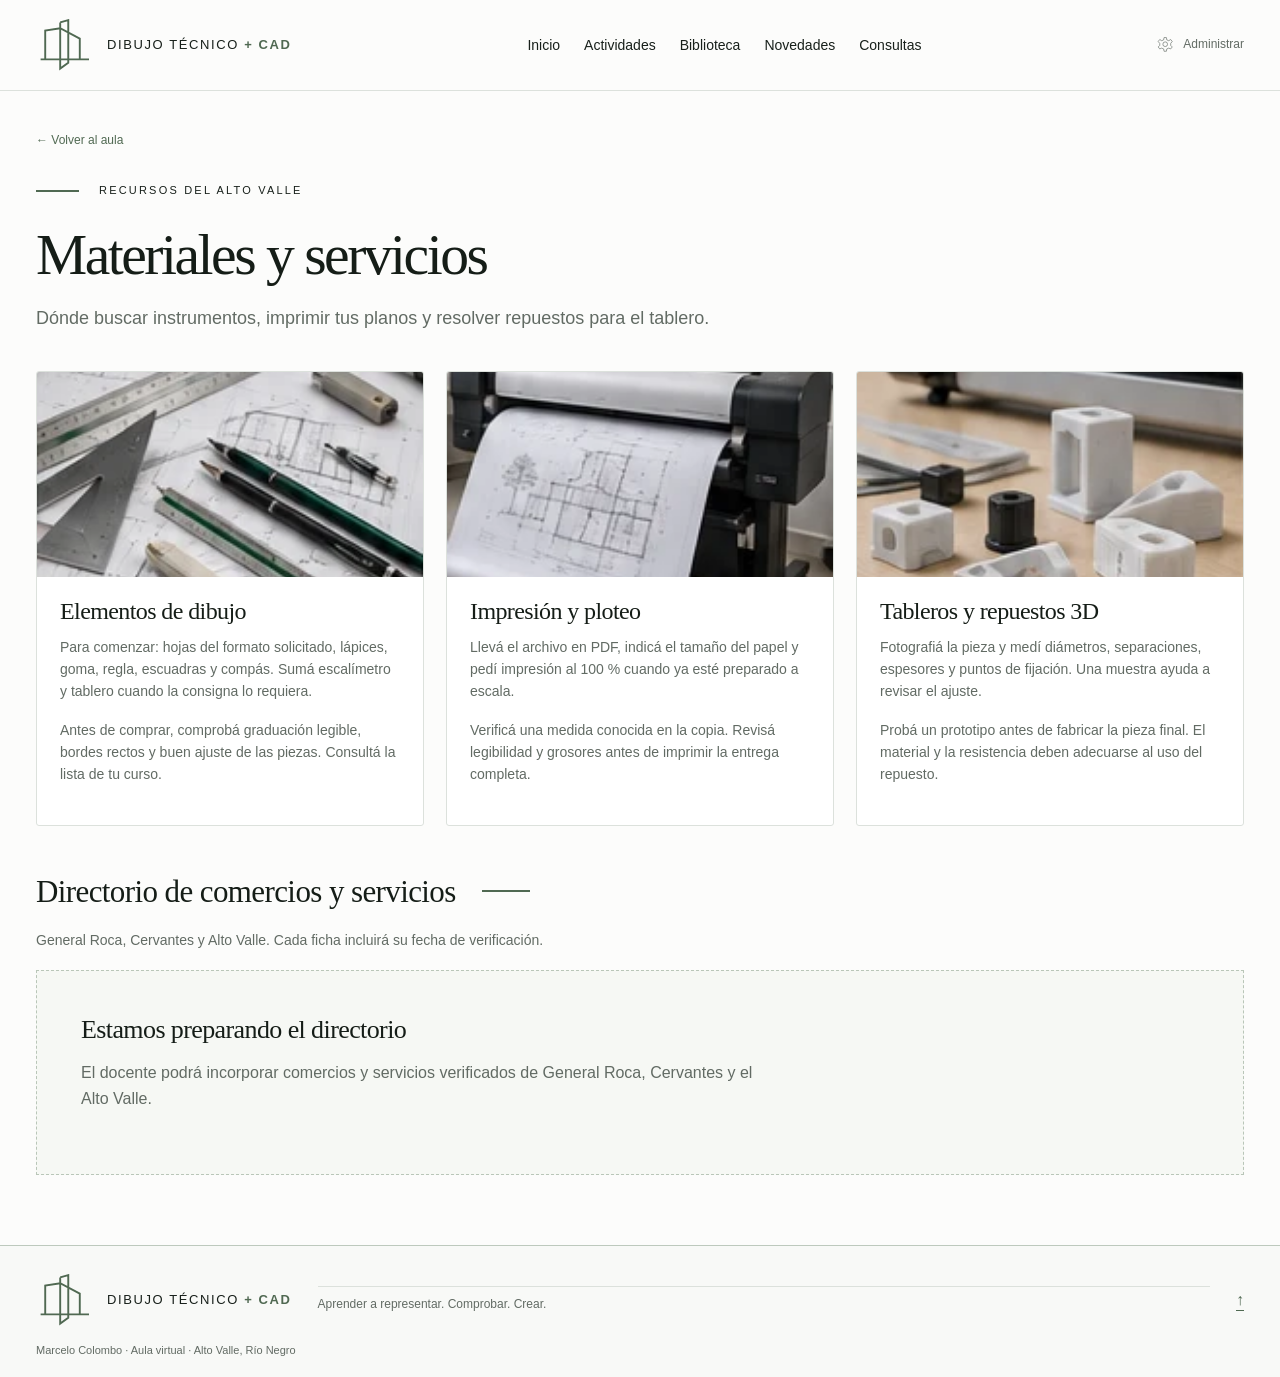
<file: materiales.html>
<!doctype html><html lang="es-AR"><head><meta charset="utf-8"><meta name="viewport" content="width=device-width,initial-scale=1"><meta name="description" content="Aula virtual de Dibujo Técnico y CAD: actividades, normas IRAM, biblioteca, modelado 3D y recursos para aprender."><meta name="theme-color" content="#506952"><title>Materiales y servicios · Dibujo Técnico + CAD</title><link rel="icon" href="assets/icon.svg" type="image/svg+xml"><link rel="stylesheet" href="styles.css"></head><body id="top" data-page="services"><a class="skip" href="#contenido">Saltar al contenido</a><header><div class="wrap head"><a class="brand" href="index.html"><svg viewBox="0 0 46 46" aria-hidden="true"><path d="M4 35h42M8 35V10l13-2 17 9v18M21 3v40l7-5V1l-7 2M21 8v27"/></svg><span>DIBUJO TÉCNICO <b>+ CAD</b></span></a><button class="menu" aria-expanded="false" aria-controls="nav">Menú ☰</button><nav id="nav" aria-label="Principal"><a href="index.html">Inicio</a><a href="actividades.html">Actividades</a><a href="biblioteca.html">Biblioteca</a><a href="noticias.html">Novedades</a><a href="consultas.html">Consultas</a></nav><a class="admin-link" href="administrar.html"><svg viewBox="0 0 46 46" aria-hidden="true"><circle cx="21" cy="21" r="6"/><path d="m18 4 6 0 1 6 5 2 5-3 4 5-4 5 0 5 4 4-4 5-5-2-5 2-1 6h-6l-1-6-5-2-5 2-4-5 4-4v-5l-4-5 4-5 5 3 5-2z"/></svg><span>Administrar</span></a></div></header><main id="contenido"><section class="page-heading wrap"><a class="back" href="index.html">← Volver al aula</a><p class="eyebrow">Recursos del Alto Valle</p><h1>Materiales y servicios</h1><p class="intro">Dónde buscar instrumentos, imprimir tus planos y resolver repuestos para el tablero.</p></section><section class="wrap"><div class="cards service-guide"><article class="card" id="instrumentos"><img src="assets/instrumentos.webp" alt="Instrumentos de dibujo"><div><h2>Elementos de dibujo</h2><p>Para comenzar: hojas del formato solicitado, lápices, goma, regla, escuadras y compás. Sumá escalímetro y tablero cuando la consigna lo requiera.</p><p>Antes de comprar, comprobá graduación legible, bordes rectos y buen ajuste de las piezas. Consultá la lista de tu curso.</p></div></article><article class="card" id="ploteo"><img src="assets/ploteo.webp" alt="Equipo de impresión de planos"><div><h2>Impresión y ploteo</h2><p>Llevá el archivo en PDF, indicá el tamaño del papel y pedí impresión al 100 % cuando ya esté preparado a escala.</p><p>Verificá una medida conocida en la copia. Revisá legibilidad y grosores antes de imprimir la entrega completa.</p></div></article><article class="card" id="repuestos"><img src="assets/repuestos.webp" alt="Piezas ilustrativas impresas en 3D"><div><h2>Tableros y repuestos 3D</h2><p>Fotografiá la pieza y medí diámetros, separaciones, espesores y puntos de fijación. Una muestra ayuda a revisar el ajuste.</p><p>Probá un prototipo antes de fabricar la pieza final. El material y la resistencia deben adecuarse al uso del repuesto.</p></div></article></div><div class="section-title section"><h2>Directorio de comercios y servicios</h2></div><p class="muted">General Roca, Cervantes y Alto Valle. Cada ficha incluirá su fecha de verificación.</p><div class="cards" id="services"></div></section></main><footer><div class="wrap foot"><a class="brand" href="index.html"><svg viewBox="0 0 46 46" aria-hidden="true"><path d="M4 35h42M8 35V10l13-2 17 9v18M21 3v40l7-5V1l-7 2M21 8v27"/></svg><span>DIBUJO TÉCNICO <b>+ CAD</b></span></a><span class="foot-note">Aprender a representar. Comprobar. Crear.</span><a id="instagram" hidden target="_blank" rel="noopener">Instagram ↗</a><a href="#top" aria-label="Volver arriba">↑</a></div><div class="wrap legal">Marcelo Colombo · Aula virtual · Alto Valle, Río Negro</div></footer><dialog id="detalle"><button class="close" aria-label="Cerrar detalle">×</button><div id="detalle-contenido"></div></dialog><script type="module" src="app.js"></script></body></html>
</file>
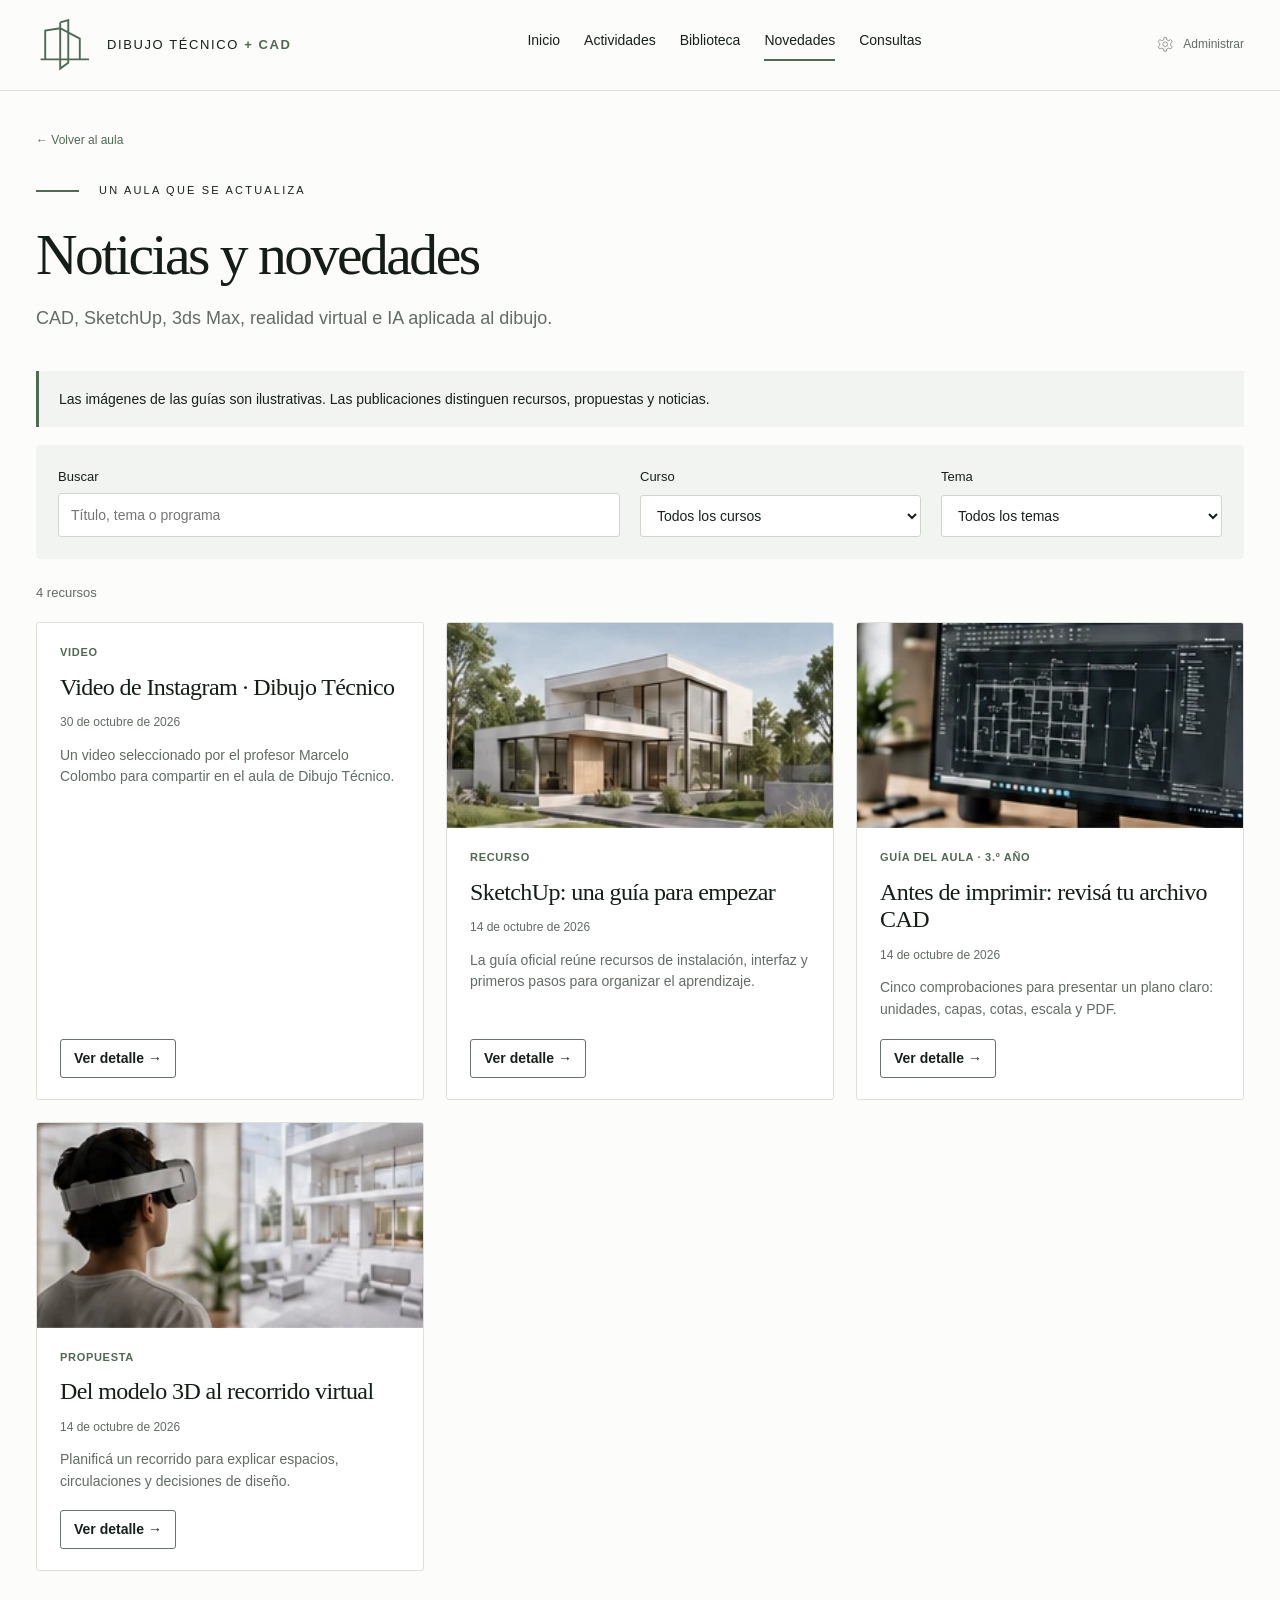
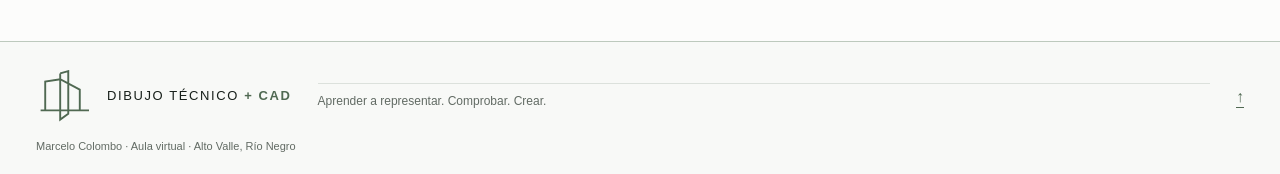
<file: noticias.html>
<!doctype html><html lang="es-AR"><head><meta charset="utf-8"><meta name="viewport" content="width=device-width,initial-scale=1"><meta name="description" content="Aula virtual de Dibujo Técnico y CAD: actividades, normas IRAM, biblioteca, modelado 3D y recursos para aprender."><meta name="theme-color" content="#506952"><title>Noticias y novedades · Dibujo Técnico + CAD</title><link rel="icon" href="assets/icon.svg" type="image/svg+xml"><link rel="stylesheet" href="styles.css"></head><body id="top" data-page="news"><a class="skip" href="#contenido">Saltar al contenido</a><header><div class="wrap head"><a class="brand" href="index.html"><svg viewBox="0 0 46 46" aria-hidden="true"><path d="M4 35h42M8 35V10l13-2 17 9v18M21 3v40l7-5V1l-7 2M21 8v27"/></svg><span>DIBUJO TÉCNICO <b>+ CAD</b></span></a><button class="menu" aria-expanded="false" aria-controls="nav">Menú ☰</button><nav id="nav" aria-label="Principal"><a href="index.html">Inicio</a><a href="actividades.html">Actividades</a><a href="biblioteca.html">Biblioteca</a><a href="noticias.html">Novedades</a><a href="consultas.html">Consultas</a></nav><a class="admin-link" href="administrar.html"><svg viewBox="0 0 46 46" aria-hidden="true"><circle cx="21" cy="21" r="6"/><path d="m18 4 6 0 1 6 5 2 5-3 4 5-4 5 0 5 4 4-4 5-5-2-5 2-1 6h-6l-1-6-5-2-5 2-4-5 4-4v-5l-4-5 4-5 5 3 5-2z"/></svg><span>Administrar</span></a></div></header><main id="contenido"><section class="page-heading wrap"><a class="back" href="index.html">← Volver al aula</a><p class="eyebrow">Un aula que se actualiza</p><h1>Noticias y novedades</h1><p class="intro">CAD, SketchUp, 3ds Max, realidad virtual e IA aplicada al dibujo.</p></section><section class="wrap listing"><p class="notice">Las imágenes de las guías son ilustrativas. Las publicaciones distinguen recursos, propuestas y noticias.</p><div class="filters"><label>Buscar<input id="search" type="search" placeholder="Título, tema o programa"></label><label>Curso<select id="course"><option value="">Todos los cursos</option></select></label><label>Tema<select id="category"><option value="">Todos los temas</option></select></label></div><p id="result-count" aria-live="polite"></p><div class="cards" id="listing"></div></section></main><footer><div class="wrap foot"><a class="brand" href="index.html"><svg viewBox="0 0 46 46" aria-hidden="true"><path d="M4 35h42M8 35V10l13-2 17 9v18M21 3v40l7-5V1l-7 2M21 8v27"/></svg><span>DIBUJO TÉCNICO <b>+ CAD</b></span></a><span class="foot-note">Aprender a representar. Comprobar. Crear.</span><a id="instagram" hidden target="_blank" rel="noopener">Instagram ↗</a><a href="#top" aria-label="Volver arriba">↑</a></div><div class="wrap legal">Marcelo Colombo · Aula virtual · Alto Valle, Río Negro</div></footer><dialog id="detalle"><button class="close" aria-label="Cerrar detalle">×</button><div id="detalle-contenido"></div></dialog><script type="module" src="app.js"></script></body></html>
</file>
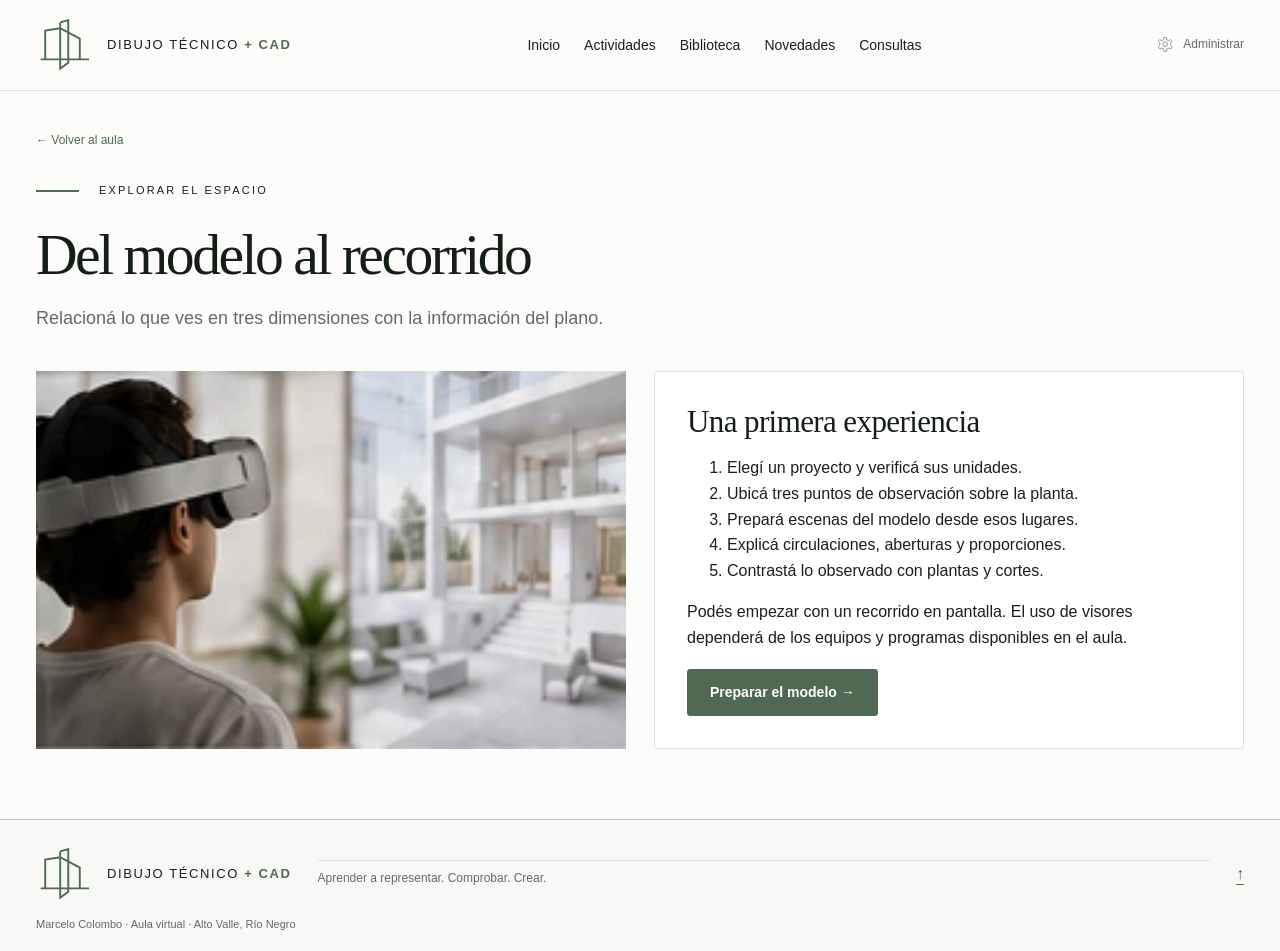
<file: realidad-virtual.html>
<!doctype html><html lang="es-AR"><head><meta charset="utf-8"><meta name="viewport" content="width=device-width,initial-scale=1"><meta name="description" content="Aula virtual de Dibujo Técnico y CAD: actividades, normas IRAM, biblioteca, modelado 3D y recursos para aprender."><meta name="theme-color" content="#506952"><title>Realidad virtual · Dibujo Técnico + CAD</title><link rel="icon" href="assets/icon.svg" type="image/svg+xml"><link rel="stylesheet" href="styles.css"></head><body id="top" data-page="vr"><a class="skip" href="#contenido">Saltar al contenido</a><header><div class="wrap head"><a class="brand" href="index.html"><svg viewBox="0 0 46 46" aria-hidden="true"><path d="M4 35h42M8 35V10l13-2 17 9v18M21 3v40l7-5V1l-7 2M21 8v27"/></svg><span>DIBUJO TÉCNICO <b>+ CAD</b></span></a><button class="menu" aria-expanded="false" aria-controls="nav">Menú ☰</button><nav id="nav" aria-label="Principal"><a href="index.html">Inicio</a><a href="actividades.html">Actividades</a><a href="biblioteca.html">Biblioteca</a><a href="noticias.html">Novedades</a><a href="consultas.html">Consultas</a></nav><a class="admin-link" href="administrar.html"><svg viewBox="0 0 46 46" aria-hidden="true"><circle cx="21" cy="21" r="6"/><path d="m18 4 6 0 1 6 5 2 5-3 4 5-4 5 0 5 4 4-4 5-5-2-5 2-1 6h-6l-1-6-5-2-5 2-4-5 4-4v-5l-4-5 4-5 5 3 5-2z"/></svg><span>Administrar</span></a></div></header><main id="contenido"><section class="page-heading wrap"><a class="back" href="index.html">← Volver al aula</a><p class="eyebrow">Explorar el espacio</p><h1>Del modelo al recorrido</h1><p class="intro">Relacioná lo que ves en tres dimensiones con la información del plano.</p></section><section class="wrap two-col"><img class="feature-image" src="assets/vr.webp" alt="Ilustración de un recorrido arquitectónico con visor de realidad virtual"><article class="paper"><h2>Una primera experiencia</h2><ol><li>Elegí un proyecto y verificá sus unidades.</li><li>Ubicá tres puntos de observación sobre la planta.</li><li>Prepará escenas del modelo desde esos lugares.</li><li>Explicá circulaciones, aberturas y proporciones.</li><li>Contrastá lo observado con plantas y cortes.</li></ol><p>Podés empezar con un recorrido en pantalla. El uso de visores dependerá de los equipos y programas disponibles en el aula.</p><a class="button" href="tutoriales.html">Preparar el modelo →</a></article></section></main><footer><div class="wrap foot"><a class="brand" href="index.html"><svg viewBox="0 0 46 46" aria-hidden="true"><path d="M4 35h42M8 35V10l13-2 17 9v18M21 3v40l7-5V1l-7 2M21 8v27"/></svg><span>DIBUJO TÉCNICO <b>+ CAD</b></span></a><span class="foot-note">Aprender a representar. Comprobar. Crear.</span><a id="instagram" hidden target="_blank" rel="noopener">Instagram ↗</a><a href="#top" aria-label="Volver arriba">↑</a></div><div class="wrap legal">Marcelo Colombo · Aula virtual · Alto Valle, Río Negro</div></footer><dialog id="detalle"><button class="close" aria-label="Cerrar detalle">×</button><div id="detalle-contenido"></div></dialog><script type="module" src="app.js"></script></body></html>
</file>
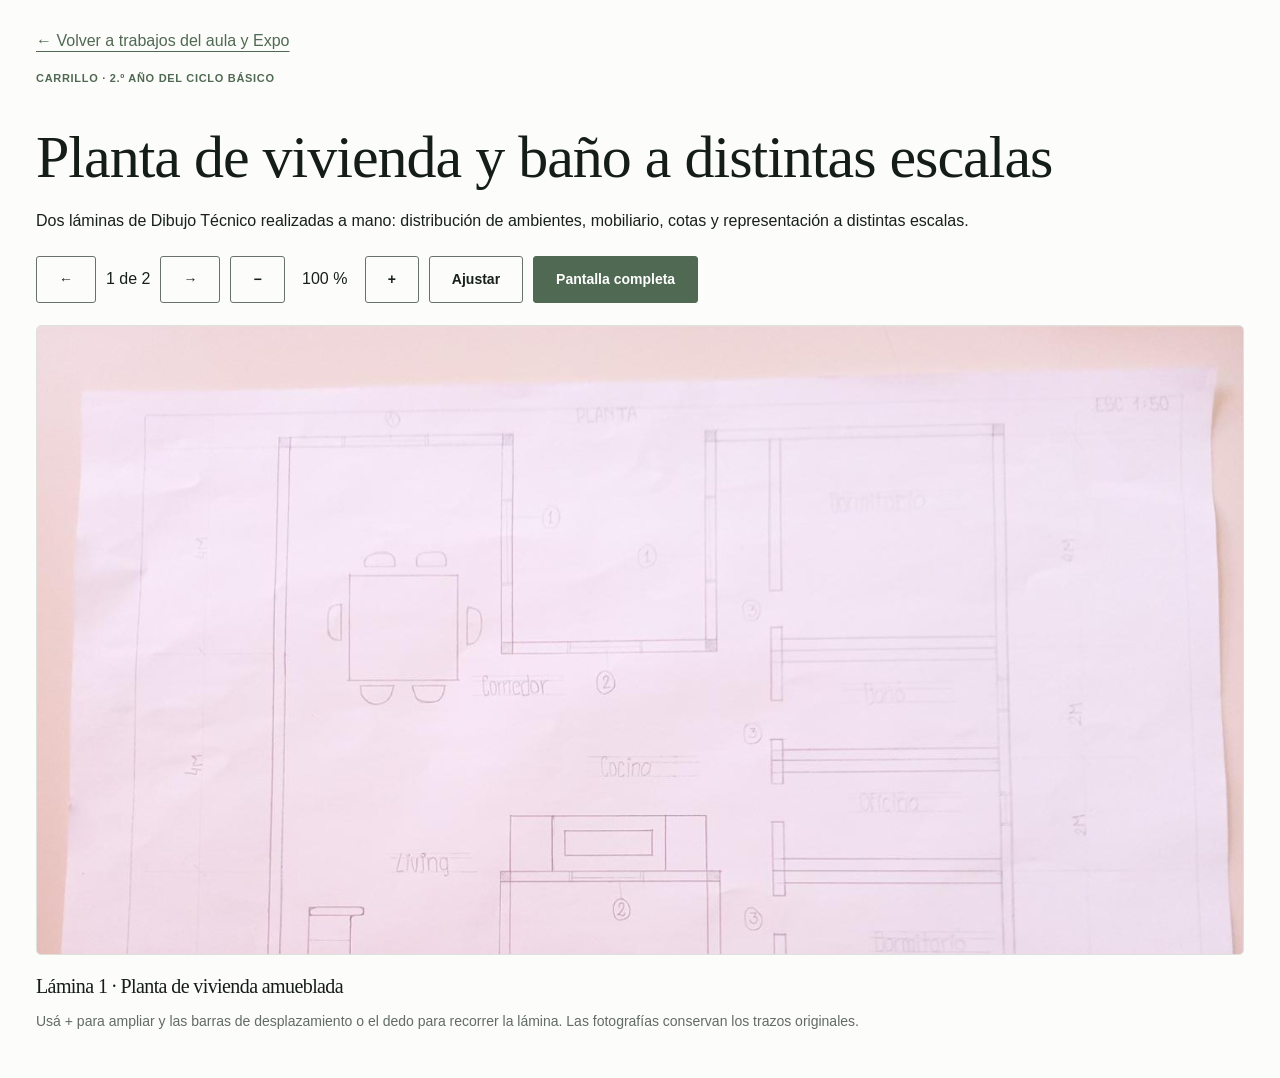
<file: trabajo-carrillo.html>
<!doctype html>
<html lang="es-AR"><head><meta charset="utf-8"><meta name="viewport" content="width=device-width,initial-scale=1"><title>Carrillo · Trabajos de Dibujo Técnico</title><link rel="icon" href="assets/icon.svg"><link rel="stylesheet" href="styles.css?v=carrillo-20261030"><style>
main{padding:28px 0}.work-head h1{font-size:clamp(32px,5vw,60px);letter-spacing:-1px;margin-top:24px}.toolbar{display:flex;flex-wrap:wrap;gap:10px;align-items:center;margin:22px 0}.toolbar button{min-width:46px}.toolbar output{min-width:60px;text-align:center}.viewport{overflow:auto;height:70vh;min-height:260px;background:#e6e8e4;border:1px solid var(--line);border-radius:5px;overscroll-behavior:contain}.sheet{position:relative;aspect-ratio:4/3;width:100%;max-width:none}.sheet img{position:absolute;left:50%;top:50%;width:75%;height:133.333%;max-width:none;object-fit:contain;transform:translate(-50%,-50%) rotate(-90deg)}.hint{color:var(--muted);font-size:14px;margin:12px 0}.viewer:fullscreen{background:#fcfcfb;padding:18px;overflow:auto}.viewer:fullscreen .viewport{height:calc(100vh - 160px)}#caption{font-size:20px;margin:20px 0 0}.work-head .tag{margin-top:16px;display:inline-block}
</style></head><body><main class="wrap"><div class="work-head"><a href="galeria.html">← Volver a trabajos del aula y Expo</a><br><span class="tag">Carrillo · 2.º año del ciclo básico</span><h1>Planta de vivienda y baño a distintas escalas</h1><p>Dos láminas de Dibujo Técnico realizadas a mano: distribución de ambientes, mobiliario, cotas y representación a distintas escalas.</p></div><section class="viewer" id="viewer" aria-label="Visor de las láminas de Carrillo"><div class="toolbar"><button class="button secondary" id="previous" aria-label="Lámina anterior">←</button><span id="counter" aria-live="polite">1 de 2</span><button class="button secondary" id="next" aria-label="Lámina siguiente">→</button><button class="button secondary" id="minus" aria-label="Reducir">−</button><output id="zoom" aria-live="polite">100 %</output><button class="button secondary" id="plus" aria-label="Ampliar">+</button><button class="button secondary" id="fit">Ajustar</button><button class="button" id="fullscreen">Pantalla completa</button></div><div class="viewport" id="viewport" tabindex="0" aria-label="Lámina ampliable; desplazate para recorrer sus detalles"><div class="sheet" id="sheet"><img id="photo" src="assets/trabajos/carrillo/vivienda.jpg" alt="Carrillo: planta de vivienda amueblada, lámina 1"></div></div><h2 id="caption">Lámina 1 · Planta de vivienda amueblada</h2><p class="hint">Usá + para ampliar y las barras de desplazamiento o el dedo para recorrer la lámina. Las fotografías conservan los trazos originales.</p><p id="status" role="status"></p></section></main><script src="trabajo-carrillo.js"></script></body></html>
</file>
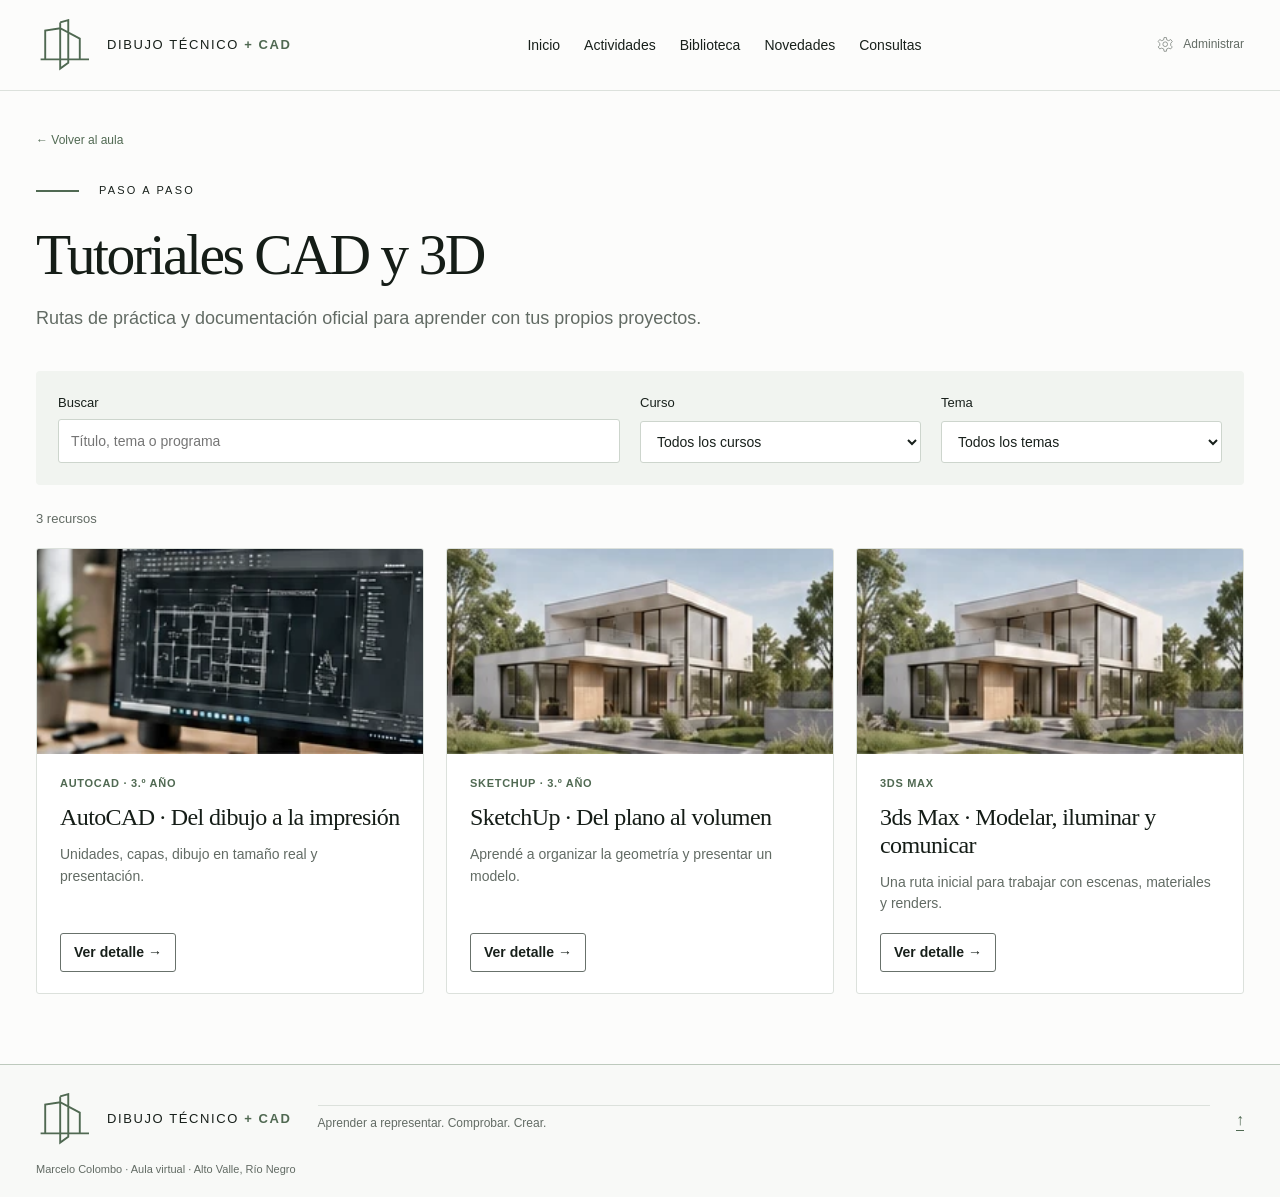
<file: tutoriales.html>
<!doctype html><html lang="es-AR"><head><meta charset="utf-8"><meta name="viewport" content="width=device-width,initial-scale=1"><meta name="description" content="Aula virtual de Dibujo Técnico y CAD: actividades, normas IRAM, biblioteca, modelado 3D y recursos para aprender."><meta name="theme-color" content="#506952"><title>Tutoriales CAD y 3D · Dibujo Técnico + CAD</title><link rel="icon" href="assets/icon.svg" type="image/svg+xml"><link rel="stylesheet" href="styles.css"></head><body id="top" data-page="tutorials"><a class="skip" href="#contenido">Saltar al contenido</a><header><div class="wrap head"><a class="brand" href="index.html"><svg viewBox="0 0 46 46" aria-hidden="true"><path d="M4 35h42M8 35V10l13-2 17 9v18M21 3v40l7-5V1l-7 2M21 8v27"/></svg><span>DIBUJO TÉCNICO <b>+ CAD</b></span></a><button class="menu" aria-expanded="false" aria-controls="nav">Menú ☰</button><nav id="nav" aria-label="Principal"><a href="index.html">Inicio</a><a href="actividades.html">Actividades</a><a href="biblioteca.html">Biblioteca</a><a href="noticias.html">Novedades</a><a href="consultas.html">Consultas</a></nav><a class="admin-link" href="administrar.html"><svg viewBox="0 0 46 46" aria-hidden="true"><circle cx="21" cy="21" r="6"/><path d="m18 4 6 0 1 6 5 2 5-3 4 5-4 5 0 5 4 4-4 5-5-2-5 2-1 6h-6l-1-6-5-2-5 2-4-5 4-4v-5l-4-5 4-5 5 3 5-2z"/></svg><span>Administrar</span></a></div></header><main id="contenido"><section class="page-heading wrap"><a class="back" href="index.html">← Volver al aula</a><p class="eyebrow">Paso a paso</p><h1>Tutoriales CAD y 3D</h1><p class="intro">Rutas de práctica y documentación oficial para aprender con tus propios proyectos.</p></section><section class="wrap listing"><div class="filters"><label>Buscar<input id="search" type="search" placeholder="Título, tema o programa"></label><label>Curso<select id="course"><option value="">Todos los cursos</option></select></label><label>Tema<select id="category"><option value="">Todos los temas</option></select></label></div><p id="result-count" aria-live="polite"></p><div class="cards" id="listing"></div></section></main><footer><div class="wrap foot"><a class="brand" href="index.html"><svg viewBox="0 0 46 46" aria-hidden="true"><path d="M4 35h42M8 35V10l13-2 17 9v18M21 3v40l7-5V1l-7 2M21 8v27"/></svg><span>DIBUJO TÉCNICO <b>+ CAD</b></span></a><span class="foot-note">Aprender a representar. Comprobar. Crear.</span><a id="instagram" hidden target="_blank" rel="noopener">Instagram ↗</a><a href="#top" aria-label="Volver arriba">↑</a></div><div class="wrap legal">Marcelo Colombo · Aula virtual · Alto Valle, Río Negro</div></footer><dialog id="detalle"><button class="close" aria-label="Cerrar detalle">×</button><div id="detalle-contenido"></div></dialog><script type="module" src="app.js"></script></body></html>
</file>
<file: styles.css>
:root{--green:#506952;--dark:#233b29;--ink:#18201b;--muted:#626b64;--line:#dce1dc;--paper:#fff;--tint:#f1f4f0;--serif:Georgia,'Times New Roman',serif;--sans:Arial,Helvetica,sans-serif}*{box-sizing:border-box}html{scroll-behavior:smooth;scroll-padding-top:100px}body{margin:0;background:#fcfcfb;color:var(--ink);font-family:var(--sans);line-height:1.6}a{color:var(--green);text-underline-offset:5px}button,input,textarea,select{font:inherit}button,a,input,select,textarea{touch-action:manipulation}button{cursor:pointer}a:focus-visible,button:focus-visible,input:focus-visible,select:focus-visible,textarea:focus-visible{outline:3px solid #8b6c26;outline-offset:4px}h1,h2,h3{font-family:var(--serif);font-weight:400;line-height:1.15;margin:0 0 16px;color:#151d17}h1{font-size:clamp(40px,5.8vw,78px);letter-spacing:-2.5px}h2{font-size:31px;letter-spacing:-.6px}h3{font-size:22px}p{margin:0 0 18px}img{max-width:100%;display:block;object-fit:cover}svg{width:42px;height:42px;stroke:currentColor;stroke-width:1.65;fill:none;flex-shrink:0}.wrap{width:min(1220px,calc(100% - 72px));margin-inline:auto}.skip{position:absolute;left:20px;top:-80px;z-index:100;background:white;padding:12px}.skip:focus{top:10px}header{background:rgba(252,252,251,.97);border-bottom:1px solid var(--line);position:sticky;top:0;z-index:10}.head{min-height:90px;display:flex;align-items:center;gap:28px}.brand{display:flex;align-items:center;gap:18px;color:var(--ink);text-decoration:none;font-size:13px;letter-spacing:1.6px;white-space:nowrap}.brand svg{width:53px;height:53px;color:var(--green)}.brand b{color:var(--green);font-weight:600}nav{display:flex;gap:24px;margin:auto}nav a{color:var(--ink);text-decoration:none;font-size:14px;position:relative}nav a[aria-current]{border-bottom:2px solid var(--green);padding-bottom:7px}.admin-link{display:flex;gap:8px;align-items:center;font-size:12px;text-decoration:none;color:var(--muted)}.admin-link svg{width:18px;height:18px}.menu{display:none}.hero{background:#f2f3ef;overflow:hidden}.hero-layout{display:grid;grid-template-columns:1fr 1.2fr;min-height:455px;position:relative}.hero-copy{padding:58px 0;z-index:1;align-self:center}.hero-copy h1{font-weight:600}.hero-copy>p:not(.eyebrow){font-size:20px;line-height:1.5;max-width:470px}.hero-image{width:calc(100% + 36px);height:100%;max-width:none;position:absolute;right:-36px;top:0;width:58%;mask-image:linear-gradient(to right,transparent,black 28%);object-position:58% center}.eyebrow{text-transform:uppercase;letter-spacing:2.2px;font-size:11px;display:flex;gap:20px;align-items:center;margin-bottom:22px}.eyebrow:before{content:'';width:43px;height:2px;background:var(--green)}.actions{display:flex;gap:16px;flex-wrap:wrap;margin-top:28px}.button{border:1px solid var(--green);border-radius:3px;background:var(--green);color:white;padding:12px 22px;display:inline-flex;align-items:center;justify-content:center;text-decoration:none;font-size:14px;font-weight:600;line-height:1.5}.button:hover{background:var(--dark);border-color:var(--dark)}.button.secondary{background:transparent;color:var(--ink);border-color:#68716b}.button.secondary:hover{background:var(--tint)}.class-strip{margin-top:22px;display:flex;gap:28px;align-items:center;background:var(--tint);border-radius:3px;overflow:hidden;text-decoration:none;color:var(--ink);min-height:110px}.class-strip img{width:170px;align-self:stretch}.class-strip div{flex:1}.class-strip h2{font-size:26px;margin:4px 0}.class-strip div span{font-size:13px;color:var(--green)}.class-strip .class-plan{width:220px}.section{margin:48px 0}.section-title{display:flex;align-items:center;justify-content:space-between;gap:22px;margin-bottom:20px}.section-title h2{display:flex;align-items:center;gap:26px;margin:0}.section-title h2:after{content:'';width:48px;height:2px;background:var(--green)}.section-title p{font-size:13px;color:var(--muted);margin:0}.section-title>a{font-size:14px;white-space:nowrap}.resource-grid{display:grid;grid-template-columns:repeat(3,1fr);gap:14px}.resource{display:flex;align-items:flex-start;gap:22px;padding:26px 22px;border:1px solid var(--line);border-radius:3px;text-decoration:none;color:var(--green);transition:background .15s,transform .15s}.resource:hover{background:var(--tint);transform:translateY(-2px)}.resource h3{font-size:19px;margin:3px 0 10px;color:var(--ink)}.resource p{font-size:14px;line-height:1.5;color:var(--muted);margin:0}.chevron{align-self:center;font-size:26px;margin-left:auto}.cards{display:grid;grid-template-columns:repeat(3,1fr);gap:22px}.card{border:1px solid var(--line);background:var(--paper);border-radius:3px;overflow:hidden;display:flex;flex-direction:column}.card>img{height:205px;width:100%}.card>div{padding:21px 23px;display:flex;flex-direction:column;flex:1}.card h2,.card h3{font-size:24px;margin-bottom:12px}.card p{font-size:14px;color:var(--muted);line-height:1.55}.card .button{align-self:flex-start;margin-top:auto;padding:8px 13px}.tag{display:inline-block;color:var(--green);font-size:11px;font-weight:600;letter-spacing:.7px;text-transform:uppercase;margin-bottom:12px}.date{font-size:12px;color:var(--muted);margin-bottom:12px}.materials-contact{display:grid;grid-template-columns:2.2fr 1fr;gap:34px}.service-images{display:grid;grid-template-columns:repeat(3,1fr);gap:14px}.service-images a{text-decoration:none;color:var(--ink);font-size:12px}.service-images img{height:230px;width:100%;border-radius:3px}.service-images span{display:block;margin-top:12px}.muted{color:var(--muted);font-size:14px}.text-link{display:inline-block;margin-top:22px;font-size:14px}.contact-box{padding:25px;background:#eef2ed;border-radius:4px}.contact-box h2{font-size:27px}.contact-form{display:grid;gap:12px}label{display:grid;gap:5px;font-size:13px;color:var(--ink)}input,textarea,select{border:1px solid #cdd5cd;border-radius:3px;width:100%;padding:10px 12px;background:white;color:var(--ink);font-size:14px}textarea{resize:vertical}.form-note{font-size:12px;line-height:1.5;color:var(--muted);margin:0}.contact-status{font-size:13px;overflow-wrap:anywhere;margin:0}.contact-status:empty{display:none}footer{margin-top:70px;border-top:1px solid #bdc9bd;padding:28px 0 18px;background:#f8f9f7}.foot{display:flex;gap:26px;align-items:center}.foot-note{flex:1;font-size:12px;color:var(--muted);border-top:1px solid var(--line);padding-top:8px}.legal{font-size:11px;color:var(--muted);margin-top:15px}.page-heading{padding-top:35px;margin-bottom:38px}.page-heading h1{font-size:clamp(40px,4.5vw,60px)}.back{font-size:12px;text-decoration:none;display:inline-block;margin-bottom:32px}.intro{font-size:18px;color:var(--muted);max-width:750px}.filters{display:grid;grid-template-columns:2fr 1fr 1fr;gap:20px;padding:22px;background:var(--tint);margin-bottom:24px;border-radius:4px}#result-count{font-size:13px;color:var(--muted)}.notice{padding:17px 20px;border-left:3px solid var(--green);background:var(--tint);font-size:14px}.empty{grid-column:1/-1;padding:44px;border:1px dashed #b9c6b8;background:#f6f8f4}.empty h2{font-size:26px}.empty p{color:var(--muted);max-width:700px}.paper{padding:32px;border:1px solid var(--line);background:white;border-radius:3px}.narrow{max-width:850px}.prose{white-space:pre-wrap;margin:22px 0;line-height:1.8}.two-col,.contact-layout{display:grid;grid-template-columns:1fr 1fr;gap:28px;margin-bottom:32px}.contact-layout{grid-template-columns:1.2fr 1fr}.steps{display:grid;grid-template-columns:repeat(4,1fr);gap:18px;margin-bottom:30px}.steps article{padding:25px;background:var(--tint)}.steps span{color:var(--green);font-size:13px}.steps h2{font-size:26px;margin-top:15px}.steps p{font-size:14px;margin:0}.prompt{margin-bottom:30px}.feature-image{width:100%;height:100%;min-height:330px}.service-guide .card h2{font-size:24px}dialog{border:1px solid var(--line);border-radius:5px;max-width:760px;width:calc(100% - 36px);padding:40px;max-height:90vh;overflow:auto;color:var(--ink)}dialog::backdrop{background:rgba(18,28,20,.6)}.close{position:absolute;right:14px;top:8px;font-size:32px;border:0;background:transparent;color:var(--green)}dialog h2{font-size:36px}dialog img{max-height:320px;width:100%;margin-bottom:22px}.admin-layout{display:grid;grid-template-columns:280px 1fr;gap:26px}.admin-side{align-self:start;position:sticky;top:112px;display:grid;gap:16px}.admin-side .paper{padding:20px}.admin-side h2{font-size:23px}.admin-side p{font-size:13px}.admin-status{white-space:pre-wrap;font-size:14px;padding:14px;background:var(--tint);overflow-wrap:anywhere}.admin-status:empty{display:none}.admin-tabs{display:flex;flex-wrap:wrap;gap:8px;margin-bottom:22px}.admin-tabs button{border:1px solid var(--line);background:white;color:var(--green);padding:9px 14px;border-radius:3px}.admin-tabs button[aria-selected=true]{background:var(--green);color:white}.admin-record{display:flex;align-items:center;gap:12px;padding:15px;border-bottom:1px solid var(--line)}.admin-record span{flex:1}.small-btn{font-size:12px;background:white;border:1px solid var(--line);color:var(--green);padding:6px 10px;border-radius:3px}.danger{color:#9b302c}.editor{display:grid;gap:16px}.editor .two-col{margin:0}.editor textarea{min-height:130px}.editor .check{display:flex;align-items:center}.check input{width:auto}fieldset{border:1px solid var(--line);padding:15px}legend{font-size:14px}.file-note{font-size:12px;color:var(--muted);margin:0}.editor-actions{display:flex;flex-wrap:wrap;gap:10px}.loading{padding:35px;color:var(--muted)}[hidden]{display:none!important}body:has(dialog[open]){overflow:hidden}
@media(min-width:1450px){.hero-image{width:60%;right:-70px}.hero-layout{min-height:490px}.hero-copy{padding:72px 0}}
@media(max-width:1050px){.wrap{width:calc(100% - 40px)}.head{gap:16px}.brand{font-size:11px;gap:10px}nav{gap:14px}.resource{gap:15px;padding:22px 15px}.resource svg{width:34px}.class-strip .class-plan{width:160px}.class-strip img{width:130px}.hero-copy>p:not(.eyebrow){max-width:380px}.materials-contact{gap:20px}.service-images img{height:190px}.foot-note{display:none}}
@media(max-width:800px){h1{letter-spacing:-1.4px}.head{min-height:74px;flex-wrap:wrap;justify-content:space-between}.brand svg{width:42px;height:42px}.menu{display:block;background:none;border:1px solid var(--line);color:var(--green);font-size:12px;padding:7px 10px;margin-left:auto}.admin-link span{display:none}nav{display:none;flex-basis:100%;order:4;flex-direction:column;margin:0;padding:10px 0 18px;gap:18px}nav.open{display:flex}nav a{align-self:flex-start}.hero-layout{grid-template-columns:1fr;min-height:480px}.hero-copy{padding:40px 0;max-width:440px}.hero-image{width:65%;opacity:.28;mask-image:linear-gradient(to right,transparent,black 50%)}.hero-copy>p:not(.eyebrow){max-width:430px}.class-strip{gap:18px;padding-right:15px}.class-strip h2{font-size:22px}.class-strip img{width:100px}.class-strip .class-plan{display:none}.class-strip .button{font-size:12px;padding:9px 12px}.section-title p{display:none}.resource-grid{grid-template-columns:repeat(2,1fr)}.cards{grid-template-columns:repeat(2,1fr)}.materials-contact{grid-template-columns:1fr}.service-images img{height:240px}.contact-box{padding:24px}.steps{grid-template-columns:repeat(2,1fr)}.admin-layout{grid-template-columns:1fr}.admin-side{position:static;grid-template-columns:1fr 1fr}.two-col,.contact-layout{grid-template-columns:1fr}.filters{grid-template-columns:2fr 1fr}.filters label:last-child{grid-column:1/-1}.foot{flex-wrap:wrap}.foot>.brand{margin-right:auto}}
@media(max-width:520px){.wrap{width:calc(100% - 30px)}.brand{letter-spacing:.8px;font-size:10px}.hero-layout{min-height:420px}.hero-copy h1{font-size:48px}.hero-copy>p:not(.eyebrow){font-size:17px}.hero-image{width:100%;right:-15px;opacity:.2;mask-image:linear-gradient(to right,transparent,black)}.actions{gap:10px}.button{font-size:13px;padding:11px 14px}.class-strip{padding:18px;gap:12px;flex-wrap:wrap}.class-strip img{display:none}.class-strip div{flex-basis:100%}.resource-grid,.cards{grid-template-columns:1fr}.resource{padding:24px;gap:24px}.section{margin:36px 0}.section-title h2{font-size:27px;gap:16px}.section-title h2:after{width:25px}.service-images{gap:9px}.service-images img{height:145px}.service-images span{font-size:11px}.steps{grid-template-columns:1fr}.filters{grid-template-columns:1fr}.filters label:last-child{grid-column:auto}.page-heading{margin-bottom:24px}.intro{font-size:16px}.paper{padding:23px}.admin-side{grid-template-columns:1fr}.admin-record{flex-wrap:wrap}.admin-record span{flex-basis:100%}dialog{padding:32px 22px}dialog h2{font-size:29px}.empty{padding:28px}.foot{gap:15px}.legal{font-size:10px}}
@media(prefers-reduced-motion:reduce){html{scroll-behavior:auto}.resource{transition:none}}

.sheet-preview{position:relative;aspect-ratio:4/3;overflow:hidden;background:#f4e6e7}
.card .sheet-preview img,dialog .sheet-preview img{position:absolute;left:50%;top:50%;width:75%;height:133.333%;max-width:none;max-height:none;object-fit:contain;margin:0;transform:translate(-50%,-50%) rotate(-90deg)}
dialog .sheet-preview{margin-bottom:24px}

.card>.sheet-preview{padding:0;display:block;flex:none}
</file>
